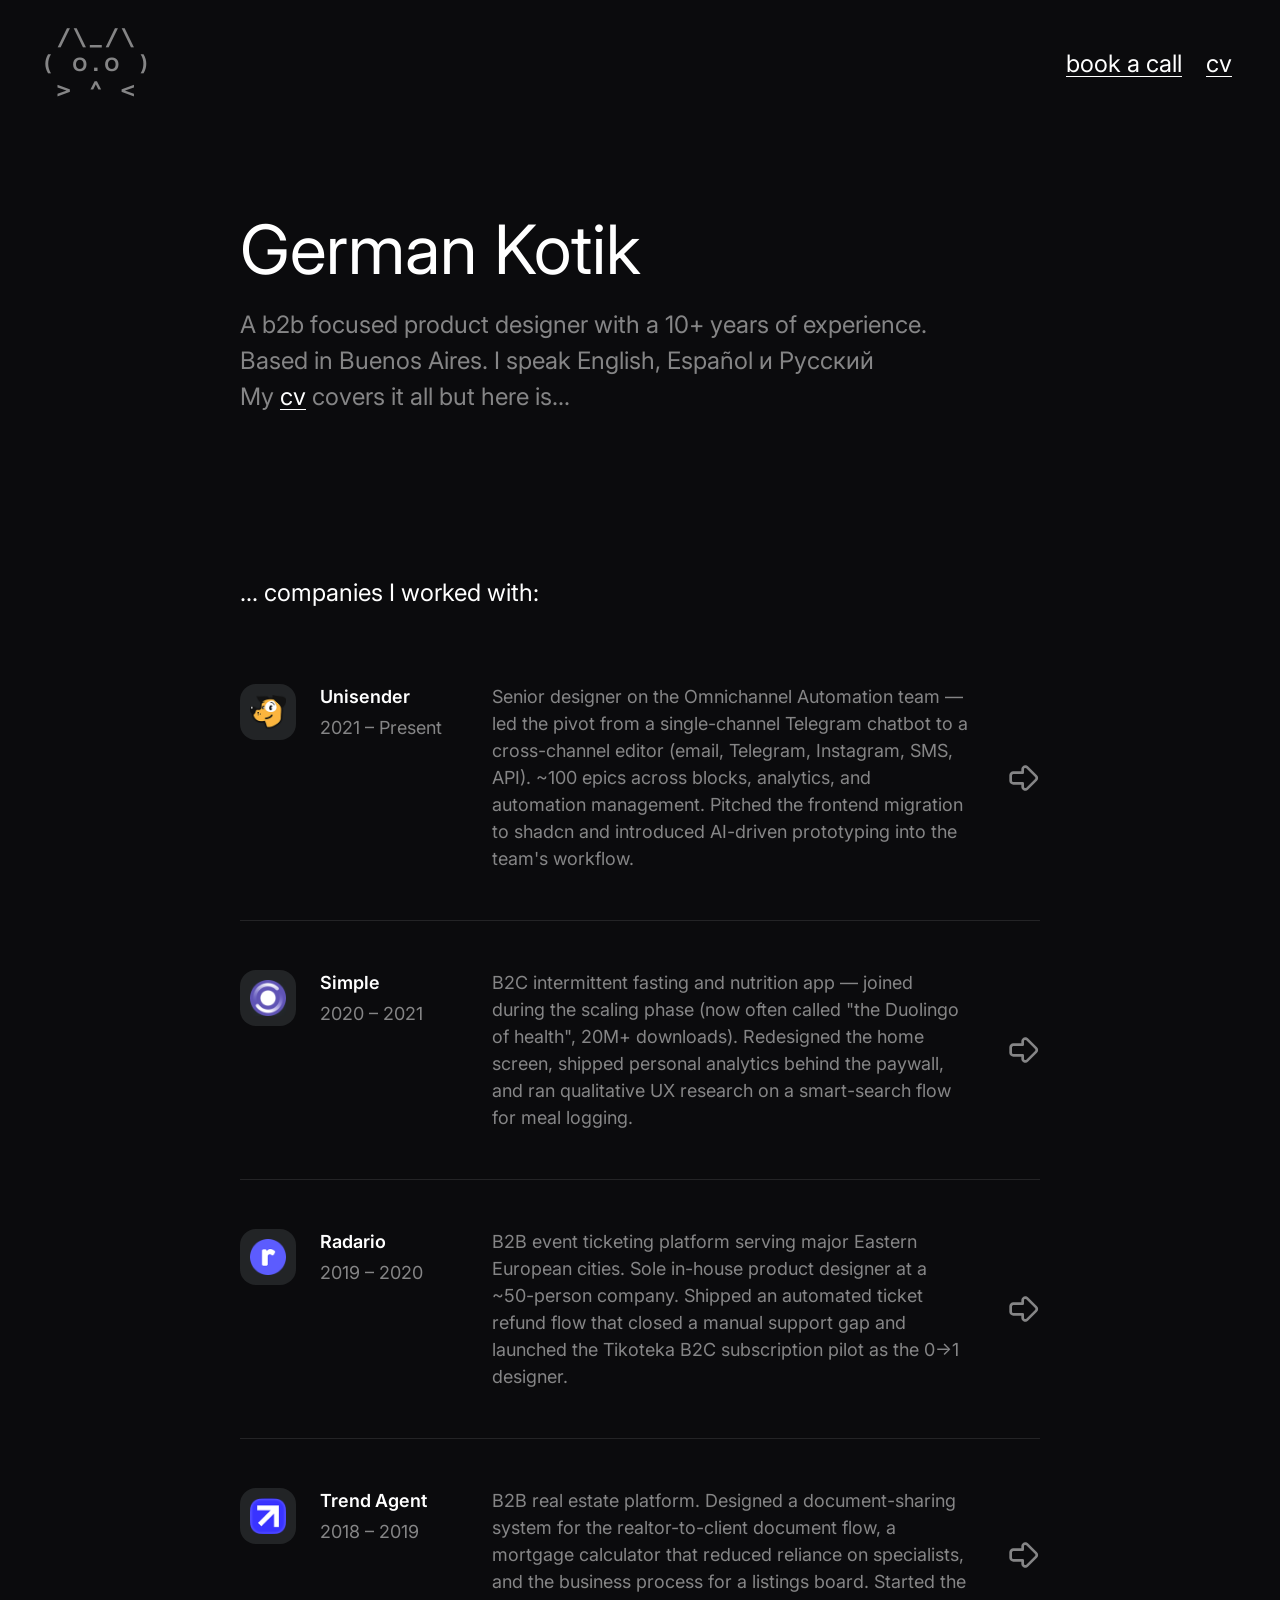
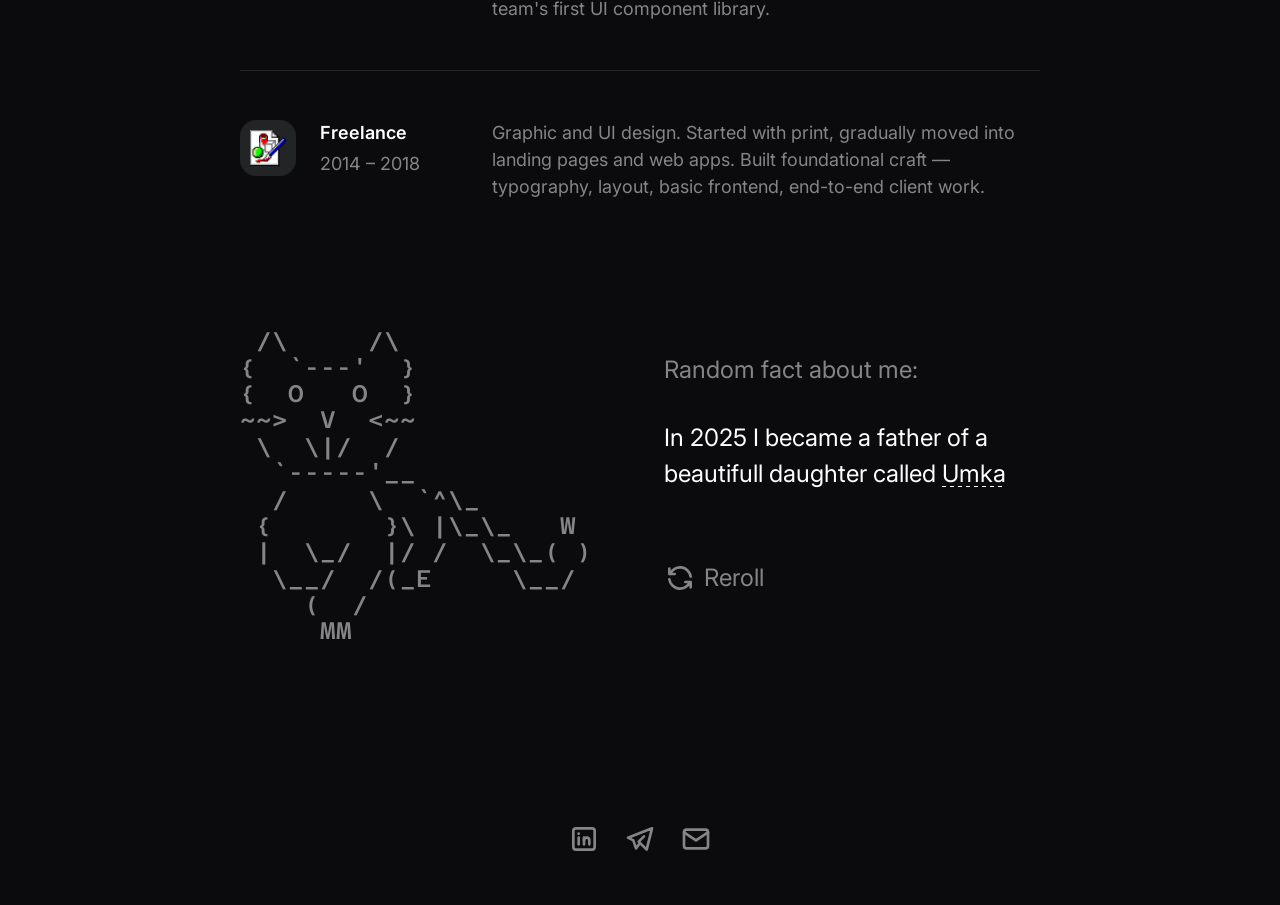
<file: index.html>
<!DOCTYPE html>
<html lang="en">
<head>
  <meta charset="UTF-8" />
  <meta name="viewport" content="width=device-width, initial-scale=1.0" />
  <title>German Kotik — Portfolio</title>
  <meta name="description" content="B2B product designer with 10+ years of experience. Based in Buenos Aires." />
  <meta property="og:type" content="website" />
  <meta property="og:site_name" content="German Kotik" />
  <meta property="og:url" content="https://germankotik.com/" />
  <meta property="og:title" content="German Kotik — Portfolio" />
  <meta property="og:description" content="B2B product designer with 10+ years of experience. Based in Buenos Aires." />
  <meta property="og:image" content="https://germankotik.com/assets/og-image.png" />
  <meta property="og:image:width" content="1200" />
  <meta property="og:image:height" content="630" />
  <meta name="twitter:card" content="summary_large_image" />
  <meta name="twitter:title" content="German Kotik — Portfolio" />
  <meta name="twitter:description" content="B2B product designer with 10+ years of experience. Based in Buenos Aires." />
  <meta name="twitter:image" content="https://germankotik.com/assets/og-image.png" />
  <link rel="icon" href="assets/favicon.svg" type="image/svg+xml" />
  <link rel="preconnect" href="https://fonts.googleapis.com" />
  <link rel="preconnect" href="https://fonts.gstatic.com" crossorigin />
  <link href="https://fonts.googleapis.com/css2?family=Inter:wght@400;500;600&family=Azeret+Mono:wght@500&display=swap" rel="stylesheet" />
  <link rel="stylesheet" href="styles.css" />
</head>
<body class="is-loading">
  <div class="loader" aria-live="polite" aria-busy="true">
    <div class="loader__spinner" aria-hidden="true"></div>
  </div>
  <div class="page">
    <header class="header shell">
      <a class="header__home" href="index.html" aria-label="Home"><div class="header__logo"> /\_/\
( <span class="ceye"><span class="ceye-on">o</span><span class="ceye-off">^</span></span>.<span class="ceye"><span class="ceye-on">o</span><span class="ceye-off">^</span></span> )
 &gt; <span class="cmouth"><span class="cmouth-on">^</span><span class="cmouth-off">v</span></span> &lt;</div></a>
      <nav class="header__nav">
        <a href="https://calendar.app.google/5XBZF4kABmV5fFpU9" target="_blank" rel="noopener noreferrer">book a call</a>
        <a href="https://docs.google.com/document/d/1rXkFqlwE1R_FuX-OUPUzALSHGevdBNgfqrFF4s8PbLs/edit?usp=sharing" target="_blank" rel="noopener noreferrer">cv</a>
      </nav>
    </header>

    <main class="content">
      <section class="hero">
        <h1 class="hero__name">German Kotik</h1>
        <div class="hero__sub">
          <p>A b2b focused product designer with a 10+ years of experience.</p>
          <p>Based in Buenos Aires. I speak English, Español и Русский</p>
          <p>My <a href="https://docs.google.com/document/d/1rXkFqlwE1R_FuX-OUPUzALSHGevdBNgfqrFF4s8PbLs/edit?usp=sharing" class="accent" target="_blank" rel="noopener noreferrer">cv</a> covers it all but here is...</p>
        </div>
      </section>

      <section class="work">
        <h2 class="section-title">... companies I worked with:</h2>
        <div class="work__list">
          <a class="work__item" href="unisender.html">
            <div class="work__brand">
              <div class="logo-tile"><img src="assets/unisender-logo.png" onerror="this.style.visibility='hidden'" alt="Unisender" /></div>
              <div class="work__meta"><strong>Unisender</strong><span>2021 – Present</span></div>
            </div>
            <p class="work__desc">Senior designer on the Omnichannel Automation team — led the pivot from a single-channel Telegram chatbot to a cross-channel editor (email, Telegram, Instagram, SMS, API). ~100 epics across blocks, analytics, and automation management. Pitched the frontend migration to shadcn and introduced AI-driven prototyping into the team's workflow.</p>
            <span class="work__arrow" aria-hidden="true">
              <svg class="arrow--outline" viewBox="0 0 24 24" fill="none"><path d="M12.089 3.634C11.761 3.802 11.486 4.056 11.294 4.371C11.102 4.685 11 5.046 11 5.414L10.999 8H4C3.47 8 2.961 8.211 2.586 8.586C2.211 8.961 2 9.469 2 10V14L2.005 14.15C2.043 14.653 2.269 15.123 2.639 15.466C3.009 15.809 3.495 16 4 16L10.999 15.999L11 18.586C11 18.981 11.117 19.368 11.337 19.697C11.557 20.026 11.869 20.282 12.235 20.433C12.6 20.585 13.002 20.624 13.39 20.547C13.778 20.47 14.134 20.279 14.414 20L21 13.414C21.375 13.039 21.586 12.53 21.586 12C21.586 11.47 21.375 10.961 21 10.586L14.414 4C14.134 3.72 13.778 3.529 13.39 3.452C13.002 3.375 12.6 3.414 12.234 3.566L12.089 3.634Z" stroke="currentColor" stroke-width="2" stroke-linecap="round" stroke-linejoin="round"/></svg>
              <span class="arrow__cycle"><svg class="arrow--filled" viewBox="0 0 24 24" fill="currentColor"><path d="M12.089 3.634C11.761 3.802 11.486 4.056 11.294 4.371C11.102 4.685 11 5.046 11 5.414L10.999 8H4C3.47 8 2.961 8.211 2.586 8.586C2.211 8.961 2 9.469 2 10V14L2.005 14.15C2.043 14.653 2.269 15.123 2.639 15.466C3.009 15.809 3.495 16 4 16L10.999 15.999L11 18.586C11 18.981 11.117 19.368 11.337 19.697C11.557 20.026 11.869 20.282 12.235 20.433C12.6 20.585 13.002 20.624 13.39 20.547C13.778 20.47 14.134 20.279 14.414 20L21 13.414C21.375 13.039 21.586 12.53 21.586 12C21.586 11.47 21.375 10.961 21 10.586L14.414 4C14.134 3.72 13.778 3.529 13.39 3.452C13.002 3.375 12.6 3.414 12.234 3.566L12.089 3.634Z"/></svg>
              <svg class="arrow--line-filled" viewBox="0 0 24 24" fill="currentColor"><path d="M12.089 3.634C11.761 3.802 11.486 4.056 11.294 4.371C11.102 4.685 11 5.046 11 5.414L10.999 8H6C5.735 8 5.48 8.105 5.293 8.293C5.105 8.48 5 8.735 5 9V15L5.007 15.117C5.036 15.36 5.153 15.584 5.336 15.747C5.519 15.91 5.755 16 6 16L10.999 15.999L11 18.586C11 18.981 11.117 19.368 11.337 19.697C11.557 20.026 11.869 20.282 12.235 20.433C12.6 20.585 13.002 20.624 13.39 20.547C13.778 20.47 14.134 20.279 14.414 20L21 13.414C21.375 13.039 21.586 12.53 21.586 12C21.586 11.47 21.375 10.961 21 10.586L14.414 4C14.134 3.72 13.778 3.529 13.39 3.452C13.002 3.375 12.6 3.414 12.234 3.566L12.089 3.634ZM3 8C3.245 8 3.481 8.09 3.664 8.253C3.847 8.415 3.964 8.64 3.993 8.883L4 9V15C4 15.255 3.902 15.5 3.727 15.685C3.552 15.871 3.313 15.982 3.059 15.997C2.804 16.012 2.554 15.929 2.358 15.766C2.163 15.602 2.037 15.37 2.007 15.117L2 15V9C2 8.735 2.105 8.48 2.293 8.293C2.48 8.105 2.735 8 3 8Z"/></svg>
              <svg class="arrow--lines-filled" viewBox="0 0 24 24" fill="currentColor"><path d="M12.089 3.634C11.761 3.802 11.486 4.056 11.294 4.371C11.102 4.685 11 5.046 11 5.414L10.999 7.999L9 8C8.735 8 8.48 8.105 8.293 8.293C8.105 8.48 8 8.735 8 9V15L8.007 15.117C8.036 15.36 8.153 15.584 8.336 15.747C8.519 15.91 8.755 16 9 16L10.999 15.999L11 18.586C11 18.981 11.117 19.368 11.337 19.697C11.557 20.026 11.869 20.282 12.235 20.433C12.6 20.585 13.002 20.624 13.39 20.547C13.778 20.47 14.134 20.279 14.414 20L21 13.414C21.375 13.039 21.586 12.53 21.586 12C21.586 11.47 21.375 10.961 21 10.586L14.414 4C14.134 3.72 13.778 3.529 13.39 3.452C13.002 3.375 12.6 3.414 12.234 3.566L12.089 3.634ZM3 8C3.245 8 3.481 8.09 3.664 8.253C3.847 8.415 3.964 8.64 3.993 8.883L4 9V15C4 15.255 3.902 15.5 3.727 15.685C3.552 15.871 3.313 15.982 3.059 15.997C2.804 16.012 2.554 15.929 2.358 15.766C2.163 15.602 2.037 15.37 2.007 15.117L2 15V9C2 8.735 2.105 8.48 2.293 8.293C2.48 8.105 2.735 8 3 8ZM6 8C6.245 8 6.481 8.09 6.664 8.253C6.847 8.415 6.964 8.64 6.993 8.883L7 9V15C7 15.255 6.902 15.5 6.727 15.685C6.552 15.871 6.313 15.982 6.059 15.997C5.804 16.012 5.554 15.929 5.358 15.766C5.163 15.602 5.037 15.37 5.007 15.117L5 15V9C5 8.735 5.105 8.48 5.293 8.293C5.48 8.105 5.735 8 6 8ZM6 8C6.245 8 6.481 8.09 6.664 8.253C6.847 8.415 6.964 8.64 6.993 8.883L7 9V15C7 15.255 6.902 15.5 6.727 15.685C6.552 15.871 6.313 15.982 6.059 15.997C5.804 16.012 5.554 15.929 5.358 15.766C5.163 15.602 5.037 15.37 5.007 15.117L5 15V9C5 8.735 5.105 8.48 5.293 8.293C5.48 8.105 5.735 8 6 8Z"/></svg></span>
            </span>
          </a>
          <a class="work__item" href="simple.html">
            <div class="work__brand">
              <div class="logo-tile"><img src="assets/simple-logo.png" onerror="this.style.visibility='hidden'" alt="Simple" /></div>
              <div class="work__meta"><strong>Simple</strong><span>2020 – 2021</span></div>
            </div>
            <p class="work__desc">B2C intermittent fasting and nutrition app — joined during the scaling phase (now often called "the Duolingo of health", 20M+ downloads). Redesigned the home screen, shipped personal analytics behind the paywall, and ran qualitative UX research on a smart-search flow for meal logging.</p>
            <span class="work__arrow" aria-hidden="true">
              <svg class="arrow--outline" viewBox="0 0 24 24" fill="none"><path d="M12.089 3.634C11.761 3.802 11.486 4.056 11.294 4.371C11.102 4.685 11 5.046 11 5.414L10.999 8H4C3.47 8 2.961 8.211 2.586 8.586C2.211 8.961 2 9.469 2 10V14L2.005 14.15C2.043 14.653 2.269 15.123 2.639 15.466C3.009 15.809 3.495 16 4 16L10.999 15.999L11 18.586C11 18.981 11.117 19.368 11.337 19.697C11.557 20.026 11.869 20.282 12.235 20.433C12.6 20.585 13.002 20.624 13.39 20.547C13.778 20.47 14.134 20.279 14.414 20L21 13.414C21.375 13.039 21.586 12.53 21.586 12C21.586 11.47 21.375 10.961 21 10.586L14.414 4C14.134 3.72 13.778 3.529 13.39 3.452C13.002 3.375 12.6 3.414 12.234 3.566L12.089 3.634Z" stroke="currentColor" stroke-width="2" stroke-linecap="round" stroke-linejoin="round"/></svg>
              <span class="arrow__cycle"><svg class="arrow--filled" viewBox="0 0 24 24" fill="currentColor"><path d="M12.089 3.634C11.761 3.802 11.486 4.056 11.294 4.371C11.102 4.685 11 5.046 11 5.414L10.999 8H4C3.47 8 2.961 8.211 2.586 8.586C2.211 8.961 2 9.469 2 10V14L2.005 14.15C2.043 14.653 2.269 15.123 2.639 15.466C3.009 15.809 3.495 16 4 16L10.999 15.999L11 18.586C11 18.981 11.117 19.368 11.337 19.697C11.557 20.026 11.869 20.282 12.235 20.433C12.6 20.585 13.002 20.624 13.39 20.547C13.778 20.47 14.134 20.279 14.414 20L21 13.414C21.375 13.039 21.586 12.53 21.586 12C21.586 11.47 21.375 10.961 21 10.586L14.414 4C14.134 3.72 13.778 3.529 13.39 3.452C13.002 3.375 12.6 3.414 12.234 3.566L12.089 3.634Z"/></svg>
              <svg class="arrow--line-filled" viewBox="0 0 24 24" fill="currentColor"><path d="M12.089 3.634C11.761 3.802 11.486 4.056 11.294 4.371C11.102 4.685 11 5.046 11 5.414L10.999 8H6C5.735 8 5.48 8.105 5.293 8.293C5.105 8.48 5 8.735 5 9V15L5.007 15.117C5.036 15.36 5.153 15.584 5.336 15.747C5.519 15.91 5.755 16 6 16L10.999 15.999L11 18.586C11 18.981 11.117 19.368 11.337 19.697C11.557 20.026 11.869 20.282 12.235 20.433C12.6 20.585 13.002 20.624 13.39 20.547C13.778 20.47 14.134 20.279 14.414 20L21 13.414C21.375 13.039 21.586 12.53 21.586 12C21.586 11.47 21.375 10.961 21 10.586L14.414 4C14.134 3.72 13.778 3.529 13.39 3.452C13.002 3.375 12.6 3.414 12.234 3.566L12.089 3.634ZM3 8C3.245 8 3.481 8.09 3.664 8.253C3.847 8.415 3.964 8.64 3.993 8.883L4 9V15C4 15.255 3.902 15.5 3.727 15.685C3.552 15.871 3.313 15.982 3.059 15.997C2.804 16.012 2.554 15.929 2.358 15.766C2.163 15.602 2.037 15.37 2.007 15.117L2 15V9C2 8.735 2.105 8.48 2.293 8.293C2.48 8.105 2.735 8 3 8Z"/></svg>
              <svg class="arrow--lines-filled" viewBox="0 0 24 24" fill="currentColor"><path d="M12.089 3.634C11.761 3.802 11.486 4.056 11.294 4.371C11.102 4.685 11 5.046 11 5.414L10.999 7.999L9 8C8.735 8 8.48 8.105 8.293 8.293C8.105 8.48 8 8.735 8 9V15L8.007 15.117C8.036 15.36 8.153 15.584 8.336 15.747C8.519 15.91 8.755 16 9 16L10.999 15.999L11 18.586C11 18.981 11.117 19.368 11.337 19.697C11.557 20.026 11.869 20.282 12.235 20.433C12.6 20.585 13.002 20.624 13.39 20.547C13.778 20.47 14.134 20.279 14.414 20L21 13.414C21.375 13.039 21.586 12.53 21.586 12C21.586 11.47 21.375 10.961 21 10.586L14.414 4C14.134 3.72 13.778 3.529 13.39 3.452C13.002 3.375 12.6 3.414 12.234 3.566L12.089 3.634ZM3 8C3.245 8 3.481 8.09 3.664 8.253C3.847 8.415 3.964 8.64 3.993 8.883L4 9V15C4 15.255 3.902 15.5 3.727 15.685C3.552 15.871 3.313 15.982 3.059 15.997C2.804 16.012 2.554 15.929 2.358 15.766C2.163 15.602 2.037 15.37 2.007 15.117L2 15V9C2 8.735 2.105 8.48 2.293 8.293C2.48 8.105 2.735 8 3 8ZM6 8C6.245 8 6.481 8.09 6.664 8.253C6.847 8.415 6.964 8.64 6.993 8.883L7 9V15C7 15.255 6.902 15.5 6.727 15.685C6.552 15.871 6.313 15.982 6.059 15.997C5.804 16.012 5.554 15.929 5.358 15.766C5.163 15.602 5.037 15.37 5.007 15.117L5 15V9C5 8.735 5.105 8.48 5.293 8.293C5.48 8.105 5.735 8 6 8Z"/></svg></span>
            </span>
          </a>
          <a class="work__item" href="radario.html">
            <div class="work__brand">
              <div class="logo-tile"><img src="assets/radario-logo.png" onerror="this.style.visibility='hidden'" alt="Radario" /></div>
              <div class="work__meta"><strong>Radario</strong><span>2019 – 2020</span></div>
            </div>
            <p class="work__desc">B2B event ticketing platform serving major Eastern European cities. Sole in-house product designer at a ~50-person company. Shipped an automated ticket refund flow that closed a manual support gap and launched the Tikoteka B2C subscription pilot as the 0→1 designer.</p>
            <span class="work__arrow" aria-hidden="true">
              <svg class="arrow--outline" viewBox="0 0 24 24" fill="none"><path d="M12.089 3.634C11.761 3.802 11.486 4.056 11.294 4.371C11.102 4.685 11 5.046 11 5.414L10.999 8H4C3.47 8 2.961 8.211 2.586 8.586C2.211 8.961 2 9.469 2 10V14L2.005 14.15C2.043 14.653 2.269 15.123 2.639 15.466C3.009 15.809 3.495 16 4 16L10.999 15.999L11 18.586C11 18.981 11.117 19.368 11.337 19.697C11.557 20.026 11.869 20.282 12.235 20.433C12.6 20.585 13.002 20.624 13.39 20.547C13.778 20.47 14.134 20.279 14.414 20L21 13.414C21.375 13.039 21.586 12.53 21.586 12C21.586 11.47 21.375 10.961 21 10.586L14.414 4C14.134 3.72 13.778 3.529 13.39 3.452C13.002 3.375 12.6 3.414 12.234 3.566L12.089 3.634Z" stroke="currentColor" stroke-width="2" stroke-linecap="round" stroke-linejoin="round"/></svg>
              <span class="arrow__cycle"><svg class="arrow--filled" viewBox="0 0 24 24" fill="currentColor"><path d="M12.089 3.634C11.761 3.802 11.486 4.056 11.294 4.371C11.102 4.685 11 5.046 11 5.414L10.999 8H4C3.47 8 2.961 8.211 2.586 8.586C2.211 8.961 2 9.469 2 10V14L2.005 14.15C2.043 14.653 2.269 15.123 2.639 15.466C3.009 15.809 3.495 16 4 16L10.999 15.999L11 18.586C11 18.981 11.117 19.368 11.337 19.697C11.557 20.026 11.869 20.282 12.235 20.433C12.6 20.585 13.002 20.624 13.39 20.547C13.778 20.47 14.134 20.279 14.414 20L21 13.414C21.375 13.039 21.586 12.53 21.586 12C21.586 11.47 21.375 10.961 21 10.586L14.414 4C14.134 3.72 13.778 3.529 13.39 3.452C13.002 3.375 12.6 3.414 12.234 3.566L12.089 3.634Z"/></svg>
              <svg class="arrow--line-filled" viewBox="0 0 24 24" fill="currentColor"><path d="M12.089 3.634C11.761 3.802 11.486 4.056 11.294 4.371C11.102 4.685 11 5.046 11 5.414L10.999 8H6C5.735 8 5.48 8.105 5.293 8.293C5.105 8.48 5 8.735 5 9V15L5.007 15.117C5.036 15.36 5.153 15.584 5.336 15.747C5.519 15.91 5.755 16 6 16L10.999 15.999L11 18.586C11 18.981 11.117 19.368 11.337 19.697C11.557 20.026 11.869 20.282 12.235 20.433C12.6 20.585 13.002 20.624 13.39 20.547C13.778 20.47 14.134 20.279 14.414 20L21 13.414C21.375 13.039 21.586 12.53 21.586 12C21.586 11.47 21.375 10.961 21 10.586L14.414 4C14.134 3.72 13.778 3.529 13.39 3.452C13.002 3.375 12.6 3.414 12.234 3.566L12.089 3.634ZM3 8C3.245 8 3.481 8.09 3.664 8.253C3.847 8.415 3.964 8.64 3.993 8.883L4 9V15C4 15.255 3.902 15.5 3.727 15.685C3.552 15.871 3.313 15.982 3.059 15.997C2.804 16.012 2.554 15.929 2.358 15.766C2.163 15.602 2.037 15.37 2.007 15.117L2 15V9C2 8.735 2.105 8.48 2.293 8.293C2.48 8.105 2.735 8 3 8Z"/></svg>
              <svg class="arrow--lines-filled" viewBox="0 0 24 24" fill="currentColor"><path d="M12.089 3.634C11.761 3.802 11.486 4.056 11.294 4.371C11.102 4.685 11 5.046 11 5.414L10.999 7.999L9 8C8.735 8 8.48 8.105 8.293 8.293C8.105 8.48 8 8.735 8 9V15L8.007 15.117C8.036 15.36 8.153 15.584 8.336 15.747C8.519 15.91 8.755 16 9 16L10.999 15.999L11 18.586C11 18.981 11.117 19.368 11.337 19.697C11.557 20.026 11.869 20.282 12.235 20.433C12.6 20.585 13.002 20.624 13.39 20.547C13.778 20.47 14.134 20.279 14.414 20L21 13.414C21.375 13.039 21.586 12.53 21.586 12C21.586 11.47 21.375 10.961 21 10.586L14.414 4C14.134 3.72 13.778 3.529 13.39 3.452C13.002 3.375 12.6 3.414 12.234 3.566L12.089 3.634ZM3 8C3.245 8 3.481 8.09 3.664 8.253C3.847 8.415 3.964 8.64 3.993 8.883L4 9V15C4 15.255 3.902 15.5 3.727 15.685C3.552 15.871 3.313 15.982 3.059 15.997C2.804 16.012 2.554 15.929 2.358 15.766C2.163 15.602 2.037 15.37 2.007 15.117L2 15V9C2 8.735 2.105 8.48 2.293 8.293C2.48 8.105 2.735 8 3 8ZM6 8C6.245 8 6.481 8.09 6.664 8.253C6.847 8.415 6.964 8.64 6.993 8.883L7 9V15C7 15.255 6.902 15.5 6.727 15.685C6.552 15.871 6.313 15.982 6.059 15.997C5.804 16.012 5.554 15.929 5.358 15.766C5.163 15.602 5.037 15.37 5.007 15.117L5 15V9C5 8.735 5.105 8.48 5.293 8.293C5.48 8.105 5.735 8 6 8Z"/></svg></span>
            </span>
          </a>
          <a class="work__item" href="trendagent.html">
            <div class="work__brand">
              <div class="logo-tile"><img src="assets/trendagent-logo.png" onerror="this.style.visibility='hidden'" alt="Trend Agent" /></div>
              <div class="work__meta"><strong>Trend Agent</strong><span>2018 – 2019</span></div>
            </div>
            <p class="work__desc">B2B real estate platform. Designed a document-sharing system for the realtor-to-client document flow, a mortgage calculator that reduced reliance on specialists, and the business process for a listings board. Started the team's first UI component library.</p>
            <span class="work__arrow" aria-hidden="true">
              <svg class="arrow--outline" viewBox="0 0 24 24" fill="none"><path d="M12.089 3.634C11.761 3.802 11.486 4.056 11.294 4.371C11.102 4.685 11 5.046 11 5.414L10.999 8H4C3.47 8 2.961 8.211 2.586 8.586C2.211 8.961 2 9.469 2 10V14L2.005 14.15C2.043 14.653 2.269 15.123 2.639 15.466C3.009 15.809 3.495 16 4 16L10.999 15.999L11 18.586C11 18.981 11.117 19.368 11.337 19.697C11.557 20.026 11.869 20.282 12.235 20.433C12.6 20.585 13.002 20.624 13.39 20.547C13.778 20.47 14.134 20.279 14.414 20L21 13.414C21.375 13.039 21.586 12.53 21.586 12C21.586 11.47 21.375 10.961 21 10.586L14.414 4C14.134 3.72 13.778 3.529 13.39 3.452C13.002 3.375 12.6 3.414 12.234 3.566L12.089 3.634Z" stroke="currentColor" stroke-width="2" stroke-linecap="round" stroke-linejoin="round"/></svg>
              <span class="arrow__cycle"><svg class="arrow--filled" viewBox="0 0 24 24" fill="currentColor"><path d="M12.089 3.634C11.761 3.802 11.486 4.056 11.294 4.371C11.102 4.685 11 5.046 11 5.414L10.999 8H4C3.47 8 2.961 8.211 2.586 8.586C2.211 8.961 2 9.469 2 10V14L2.005 14.15C2.043 14.653 2.269 15.123 2.639 15.466C3.009 15.809 3.495 16 4 16L10.999 15.999L11 18.586C11 18.981 11.117 19.368 11.337 19.697C11.557 20.026 11.869 20.282 12.235 20.433C12.6 20.585 13.002 20.624 13.39 20.547C13.778 20.47 14.134 20.279 14.414 20L21 13.414C21.375 13.039 21.586 12.53 21.586 12C21.586 11.47 21.375 10.961 21 10.586L14.414 4C14.134 3.72 13.778 3.529 13.39 3.452C13.002 3.375 12.6 3.414 12.234 3.566L12.089 3.634Z"/></svg>
              <svg class="arrow--line-filled" viewBox="0 0 24 24" fill="currentColor"><path d="M12.089 3.634C11.761 3.802 11.486 4.056 11.294 4.371C11.102 4.685 11 5.046 11 5.414L10.999 8H6C5.735 8 5.48 8.105 5.293 8.293C5.105 8.48 5 8.735 5 9V15L5.007 15.117C5.036 15.36 5.153 15.584 5.336 15.747C5.519 15.91 5.755 16 6 16L10.999 15.999L11 18.586C11 18.981 11.117 19.368 11.337 19.697C11.557 20.026 11.869 20.282 12.235 20.433C12.6 20.585 13.002 20.624 13.39 20.547C13.778 20.47 14.134 20.279 14.414 20L21 13.414C21.375 13.039 21.586 12.53 21.586 12C21.586 11.47 21.375 10.961 21 10.586L14.414 4C14.134 3.72 13.778 3.529 13.39 3.452C13.002 3.375 12.6 3.414 12.234 3.566L12.089 3.634ZM3 8C3.245 8 3.481 8.09 3.664 8.253C3.847 8.415 3.964 8.64 3.993 8.883L4 9V15C4 15.255 3.902 15.5 3.727 15.685C3.552 15.871 3.313 15.982 3.059 15.997C2.804 16.012 2.554 15.929 2.358 15.766C2.163 15.602 2.037 15.37 2.007 15.117L2 15V9C2 8.735 2.105 8.48 2.293 8.293C2.48 8.105 2.735 8 3 8Z"/></svg>
              <svg class="arrow--lines-filled" viewBox="0 0 24 24" fill="currentColor"><path d="M12.089 3.634C11.761 3.802 11.486 4.056 11.294 4.371C11.102 4.685 11 5.046 11 5.414L10.999 7.999L9 8C8.735 8 8.48 8.105 8.293 8.293C8.105 8.48 8 8.735 8 9V15L8.007 15.117C8.036 15.36 8.153 15.584 8.336 15.747C8.519 15.91 8.755 16 9 16L10.999 15.999L11 18.586C11 18.981 11.117 19.368 11.337 19.697C11.557 20.026 11.869 20.282 12.235 20.433C12.6 20.585 13.002 20.624 13.39 20.547C13.778 20.47 14.134 20.279 14.414 20L21 13.414C21.375 13.039 21.586 12.53 21.586 12C21.586 11.47 21.375 10.961 21 10.586L14.414 4C14.134 3.72 13.778 3.529 13.39 3.452C13.002 3.375 12.6 3.414 12.234 3.566L12.089 3.634ZM3 8C3.245 8 3.481 8.09 3.664 8.253C3.847 8.415 3.964 8.64 3.993 8.883L4 9V15C4 15.255 3.902 15.5 3.727 15.685C3.552 15.871 3.313 15.982 3.059 15.997C2.804 16.012 2.554 15.929 2.358 15.766C2.163 15.602 2.037 15.37 2.007 15.117L2 15V9C2 8.735 2.105 8.48 2.293 8.293C2.48 8.105 2.735 8 3 8ZM6 8C6.245 8 6.481 8.09 6.664 8.253C6.847 8.415 6.964 8.64 6.993 8.883L7 9V15C7 15.255 6.902 15.5 6.727 15.685C6.552 15.871 6.313 15.982 6.059 15.997C5.804 16.012 5.554 15.929 5.358 15.766C5.163 15.602 5.037 15.37 5.007 15.117L5 15V9C5 8.735 5.105 8.48 5.293 8.293C5.48 8.105 5.735 8 6 8Z"/></svg></span>
            </span>
          </a>
          <div class="work__item">
            <div class="work__brand">
              <div class="logo-tile"><img src="assets/freelance-logo.png" onerror="this.style.visibility='hidden'" alt="Freelance" /></div>
              <div class="work__meta"><strong>Freelance</strong><span>2014 – 2018</span></div>
            </div>
            <p class="work__desc">Graphic and UI design. Started with print, gradually moved into landing pages and web apps. Built foundational craft — typography, layout, basic frontend, end-to-end client work.</p>
          </div>
        </div>
      </section>

      <section class="fact">
        <pre class="ascii"> /\     /\
{  `---'  }
{  <span class="bcat-eye"><span class="bcat-eye-on">O</span><span class="bcat-eye-blink">-</span><span class="bcat-eye-off">&gt;</span></span>   <span class="bcat-eye"><span class="bcat-eye-on">O</span><span class="bcat-eye-blink">-</span><span class="bcat-eye-off">&lt;</span></span>  }
~~&gt;  V  &lt;~~
 \  \|/  /
  `-----'__
  /     \  `^\_
 {       }\ |\_\_   W
 |  \_/  |/ /  \_\_( )
  \__/  /(_E     \__/
    (  /
     MM</pre>
        <div class="fact__body">
          <p class="fact__title">Random fact about me:</p>
          <p class="fact__text">In 2025 I became a father of a beautifull daughter called <button type="button" class="link-peek" data-peek="assets/umka.png">Umka</button></p>
          <button class="reroll" type="button">
            <svg viewBox="0 0 24 24" fill="none" stroke="currentColor" stroke-width="2" stroke-linecap="round" stroke-linejoin="round"><path d="M20 11A8.1 8.1 0 0 0 4.5 9M4 5v4h4"/><path d="M4 13a8.1 8.1 0 0 0 15.5 2M20 19v-4h-4"/></svg>
            Reroll
          </button>
        </div>
      </section>
    </main>

    <footer class="footer shell">
      <div class="footer__icons">
        <a href="https://www.linkedin.com/in/germankotik/" target="_blank" rel="noopener noreferrer" aria-label="LinkedIn"><svg viewBox="0 0 24 24" fill="none" stroke="currentColor" stroke-width="2" stroke-linecap="round" stroke-linejoin="round"><rect x="4" y="4" width="16" height="16" rx="2"/><path d="M8 11v5"/><path d="M8 8v.01"/><path d="M12 16v-5"/><path d="M16 16v-3a2 2 0 0 0 -4 0"/></svg></a>
        <a href="https://t.me/germangatito" target="_blank" rel="noopener noreferrer" aria-label="Telegram"><svg viewBox="0 0 24 24" fill="none" stroke="currentColor" stroke-width="2" stroke-linecap="round" stroke-linejoin="round"><path d="M15 10l-4 4l6 6l4 -16l-18 7l4 2l2 6l3 -4"/></svg></a>
        <a href="mailto:hardrockcoffehouse@gmail.com" aria-label="Email"><svg viewBox="0 0 24 24" fill="none" stroke="currentColor" stroke-width="2" stroke-linecap="round" stroke-linejoin="round"><path d="M3 7a2 2 0 0 1 2 -2h14a2 2 0 0 1 2 2v10a2 2 0 0 1 -2 2h-14a2 2 0 0 1 -2 -2v-10z"/><path d="M3 7l9 6l9 -6"/></svg></a>
      </div>
    </footer>
  </div>
  <div class="peek-popup" hidden aria-hidden="true"><img alt="" /></div>
  <script>
    (function () {
      function hideLoader() {
        document.body.classList.remove('is-loading');
        const loader = document.querySelector('.loader');
        if (!loader) return;
        loader.classList.add('is-hidden');
        loader.setAttribute('aria-busy', 'false');
      }
      if (document.readyState === 'complete') hideLoader();
      else window.addEventListener('load', hideLoader, { once: true });
    })();

    const facts = [
      "In 2025 I became a father of a beautifull daughter called <button type=\"button\" class=\"link-peek\" data-peek=\"assets/umka.png\">Umka</button>",
      "Grew up in Russia, settled in Argentina. That’s why моя speech suena así",
      "I legally changed my surname to Kotik (Kitten in Russian)",
      "I spent more time choosing a motherboard than deciding to move to Argentina",
      "Sometimes I make <a href=\"https://www.youtube.com/watch?v=1U00m9LowSg\" target=\"_blank\" rel=\"noopener noreferrer\">music</a> and <a href=\"https://www.youtube.com/watch?v=kyyLTbHgiVU&amp;t=1252s\" target=\"_blank\" rel=\"noopener noreferrer\">DJ</a> at my friends’ birthday parties.",
      "I’ve been to the end of the world and walked among a penguin colony.",
      "I’m mildly obsessed with <button type=\"button\" class=\"link-peek\" data-peek=\"assets/books.jpg\">books</button> about the first half of the 20th century",
    ];
    const fact = document.querySelector('.fact');
    const btn  = document.querySelector('.reroll');
    const text = document.querySelector('.fact__text');
    const svg  = btn.querySelector('svg');
    let last = 0;
    btn.addEventListener('click', () => {
      let i;
      do { i = Math.floor(Math.random() * facts.length); } while (i === last && facts.length > 1);
      last = i;
      text.innerHTML = facts[i];
      btn.classList.remove('is-spinning');
      fact.classList.remove('is-rolling');
      void svg.offsetWidth;
      btn.classList.add('is-spinning');
      fact.classList.add('is-rolling');
    });
    svg.addEventListener('animationend', (e) => {
      if (e.animationName === 'spinFast') {
        btn.classList.remove('is-spinning');
        fact.classList.remove('is-rolling');
      }
    });

    const peekPopup = document.querySelector('.peek-popup');
    const peekImg = peekPopup.querySelector('img');
    let peekTarget = null;

    const PEEK_MARGIN = 16;
    const PEEK_GAP_ABOVE = 14;
    const PEEK_GAP_BELOW = 20;

    function getPeekWidth() {
      return peekPopup.offsetWidth || parseFloat(getComputedStyle(peekImg).width) || 286;
    }

    function positionPeekPopup(anchorRect) {
      const x = anchorRect.left + anchorRect.width / 2;

      const width = getPeekWidth();
      const height = peekPopup.offsetHeight || peekImg.offsetHeight || 0;
      const halfW = width / 2;

      const clampedX = Math.max(
        PEEK_MARGIN + halfW,
        Math.min(window.innerWidth - PEEK_MARGIN - halfW, x)
      );

      const showBelow = height > 0 && anchorRect.top - height - PEEK_GAP_ABOVE < PEEK_MARGIN;

      peekPopup.style.left = `${clampedX}px`;
      if (showBelow) {
        peekPopup.style.top = `${anchorRect.bottom}px`;
        peekPopup.style.transform = `translate(-50%, ${PEEK_GAP_BELOW}px)`;
      } else {
        peekPopup.style.top = `${anchorRect.top}px`;
        peekPopup.style.transform = `translate(-50%, calc(-100% - ${PEEK_GAP_ABOVE}px))`;
      }
    }

    function showPeekPopup(el) {
      const rect = el.getBoundingClientRect();

      if (peekTarget === el) {
        positionPeekPopup(rect);
        return;
      }
      const src = el.dataset.peek;
      if (!src) return;
      document.querySelectorAll('.link-peek.is-active').forEach((btn) => btn.classList.remove('is-active'));
      peekTarget = el;
      el.classList.add('is-active');
      peekImg.src = src;
      peekImg.alt = el.textContent.trim();
      peekPopup.hidden = false;
      peekPopup.classList.add('is-visible');
      positionPeekPopup(rect);
    }

    peekImg.addEventListener('load', () => {
      if (peekTarget) positionPeekPopup(peekTarget.getBoundingClientRect());
    });

    window.addEventListener('resize', () => {
      if (!peekTarget) return;
      positionPeekPopup(peekTarget.getBoundingClientRect());
    });

    window.addEventListener('scroll', () => {
      if (peekTarget) hidePeekPopup();
    }, { passive: true });

    function hidePeekPopup() {
      const el = peekTarget;
      peekTarget = null;
      peekPopup.classList.remove('is-visible');
      peekPopup.hidden = true;
      peekImg.removeAttribute('src');
      if (el) {
        el.classList.remove('is-active');
        el.blur();
      }
    }

    const prefersHover = window.matchMedia('(hover: hover)').matches;

    if (prefersHover) {
      document.addEventListener('mouseover', (e) => {
        const peek = e.target.closest('.link-peek');
        if (peek) showPeekPopup(peek);
      });

      document.addEventListener('mouseout', (e) => {
        const peek = e.target.closest('.link-peek');
        if (peek && peekTarget === peek && !peek.contains(e.relatedTarget)) hidePeekPopup();
      });

      document.addEventListener('mousemove', () => {
        if (peekTarget) positionPeekPopup(peekTarget.getBoundingClientRect());
      });
    } else {
      document.addEventListener('click', (e) => {
        const peek = e.target.closest('.link-peek');
        if (peek) {
          e.preventDefault();
          if (peekTarget === peek) hidePeekPopup();
          else showPeekPopup(peek);
          return;
        }
        if (peekTarget) hidePeekPopup();
      });
    }
  </script>
</body>
</html>
</file>
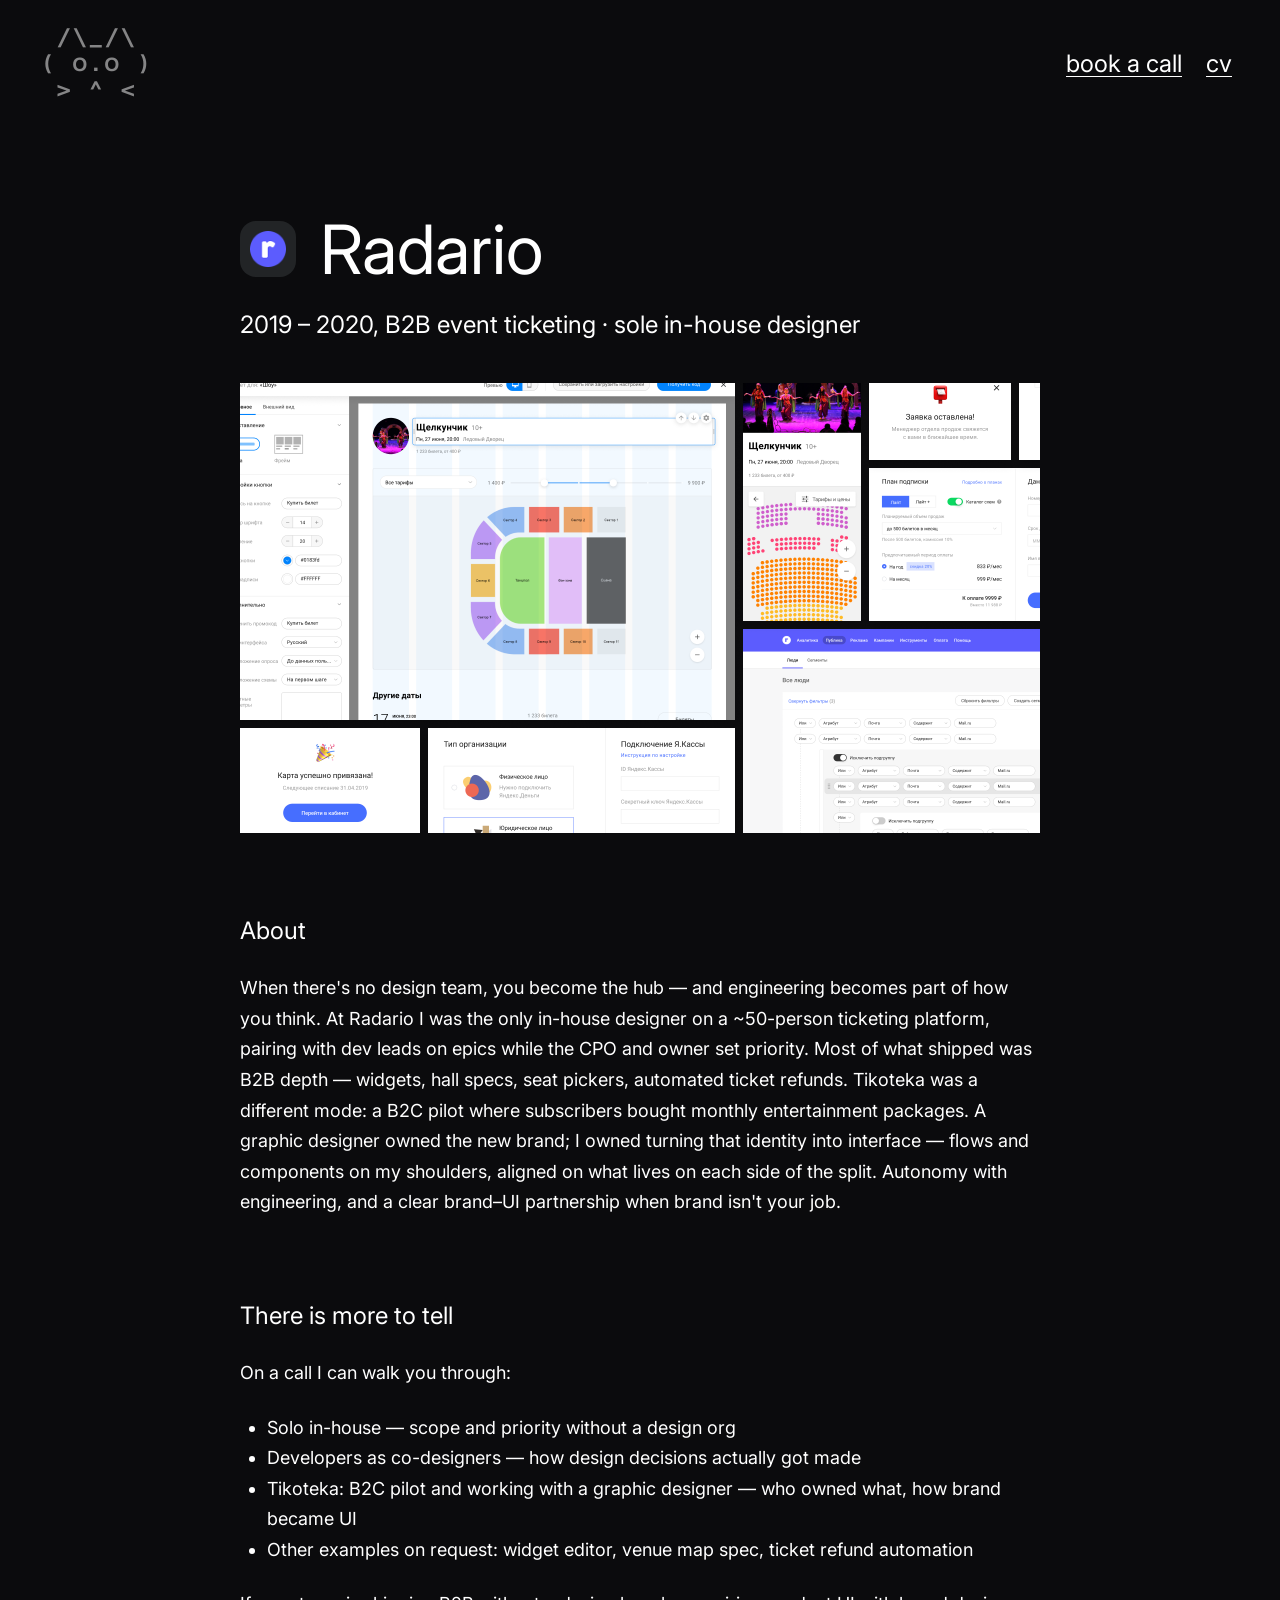
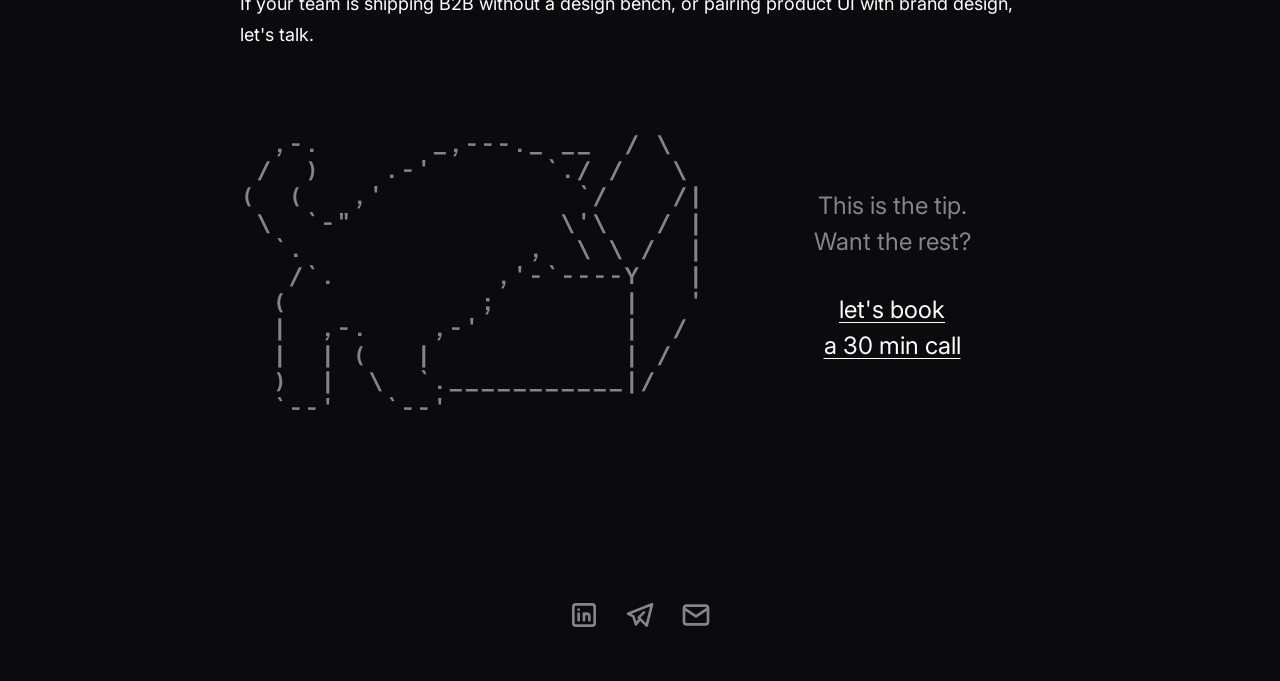
<file: radario.html>
<!DOCTYPE html>
<html lang="en">
<head>
  <meta charset="UTF-8" />
  <meta name="viewport" content="width=device-width, initial-scale=1.0" />
  <title>Radario — German Kotik</title>
  <meta name="description" content="2019 – 2020, B2B event ticketing · sole in-house designer" />
  <meta property="og:type" content="website" />
  <meta property="og:site_name" content="German Kotik" />
  <meta property="og:url" content="https://germankotik.com/radario.html" />
  <meta property="og:title" content="Radario — German Kotik" />
  <meta property="og:description" content="2019 – 2020, B2B event ticketing · sole in-house designer" />
  <meta property="og:image" content="https://germankotik.com/assets/radario-cover.png" />
  <meta name="twitter:card" content="summary_large_image" />
  <meta name="twitter:title" content="Radario — German Kotik" />
  <meta name="twitter:description" content="2019 – 2020, B2B event ticketing · sole in-house designer" />
  <meta name="twitter:image" content="https://germankotik.com/assets/radario-cover.png" />
  <link rel="icon" href="assets/favicon.svg" type="image/svg+xml" />
  <link rel="preconnect" href="https://fonts.googleapis.com" />
  <link rel="preconnect" href="https://fonts.gstatic.com" crossorigin />
  <link href="https://fonts.googleapis.com/css2?family=Inter:wght@400;500;600&family=Azeret+Mono:wght@500&display=swap" rel="stylesheet" />
  <link rel="stylesheet" href="styles.css" />
</head>
<body class="is-loading">
  <div class="loader" aria-live="polite" aria-busy="true">
    <div class="loader__spinner" aria-hidden="true"></div>
  </div>
  <div class="page">
    <header class="header shell">
      <a class="header__home" href="index.html" aria-label="Home"><div class="header__logo"> /\_/\
( <span class="ceye"><span class="ceye-on">o</span><span class="ceye-off">^</span></span>.<span class="ceye"><span class="ceye-on">o</span><span class="ceye-off">^</span></span> )
 &gt; <span class="cmouth"><span class="cmouth-on">^</span><span class="cmouth-off">v</span></span> &lt;</div></a>
      <nav class="header__nav">
        <a href="https://calendar.app.google/5XBZF4kABmV5fFpU9" target="_blank" rel="noopener noreferrer">book a call</a>
        <a href="https://docs.google.com/document/d/1rXkFqlwE1R_FuX-OUPUzALSHGevdBNgfqrFF4s8PbLs/edit?usp=sharing" target="_blank" rel="noopener noreferrer">cv</a>
      </nav>
    </header>

    <main class="content content--case">
      <section class="case-head">
        <div class="case-head__top">
          <div class="case-head__brand">
            <div class="logo-tile"><img src="assets/radario-logo.png" onerror="this.style.visibility='hidden'" alt="Radario" /></div>
            <h1 class="case-head__name">Radario</h1>
          </div>
          <p class="case-head__sub">2019 – 2020, B2B event ticketing · sole in-house designer</p>
        </div>
        <img class="case-head__hero" src="assets/radario-cover.png" alt="" />
      </section>

      <section class="prose">
        <h2>About</h2>
        <p>When there's no design team, you become the hub — and engineering becomes part of how you think. At Radario I was the only in-house designer on a ~50-person ticketing platform, pairing with dev leads on epics while the CPO and owner set priority. Most of what shipped was B2B depth — widgets, hall specs, seat pickers, automated ticket refunds. Tikoteka was a different mode: a B2C pilot where subscribers bought monthly entertainment packages. A graphic designer owned the new brand; I owned turning that identity into interface — flows and components on my shoulders, aligned on what lives on each side of the split. Autonomy with engineering, and a clear brand–UI partnership when brand isn't your job.</p>
      </section>

      <section class="prose">
        <h2>There is more to tell</h2>
        <p>On a call I can walk you through:</p>
        <ul>
          <li>Solo in-house — scope and priority without a design org</li>
          <li>Developers as co-designers — how design decisions actually got made</li>
          <li>Tikoteka: B2C pilot and working with a graphic designer — who owned what, how brand became UI</li>
          <li>Other examples on request: widget editor, venue map spec, ticket refund automation</li>
        </ul>
        <p>If your team is shipping B2B without a design bench, or pairing product UI with brand design, let's talk.</p>
      </section>

      <section class="cta">
        <pre class="ascii">  ,-.       _,---._ __  / \
 /  )    .-'       `./ /   \
(  (   ,'            `/    /|
 \  `-"             \'\   / |
  `.              ,  \ \ /  |
   /`.          ,'-`----Y   |
  (            ;        |   '
  |  ,-.    ,-'         |  /
  |  | (   |            | /
  )  |  \  `.___________|/
  `--'   `--'</pre>
        <div class="cta__card">
          <div class="cta__title">
            <p>This is the tip.</p>
            <p>Want the rest?</p>
          </div>
          <a class="cta__button" href="https://calendar.app.google/5XBZF4kABmV5fFpU9" target="_blank" rel="noopener noreferrer">
            <span class="cta__button-line">let's book</span>
            <span class="cta__button-line">a 30 min call</span>
          </a>
        </div>
      </section>
    </main>

    <footer class="footer shell">
      <div class="footer__icons">
        <a href="https://www.linkedin.com/in/germankotik/" target="_blank" rel="noopener noreferrer" aria-label="LinkedIn"><svg viewBox="0 0 24 24" fill="none" stroke="currentColor" stroke-width="2" stroke-linecap="round" stroke-linejoin="round"><rect x="4" y="4" width="16" height="16" rx="2"/><path d="M8 11v5"/><path d="M8 8v.01"/><path d="M12 16v-5"/><path d="M16 16v-3a2 2 0 0 0 -4 0"/></svg></a>
        <a href="https://t.me/germangatito" target="_blank" rel="noopener noreferrer" aria-label="Telegram"><svg viewBox="0 0 24 24" fill="none" stroke="currentColor" stroke-width="2" stroke-linecap="round" stroke-linejoin="round"><path d="M15 10l-4 4l6 6l4 -16l-18 7l4 2l2 6l3 -4"/></svg></a>
        <a href="mailto:hardrockcoffehouse@gmail.com" aria-label="Email"><svg viewBox="0 0 24 24" fill="none" stroke="currentColor" stroke-width="2" stroke-linecap="round" stroke-linejoin="round"><path d="M3 7a2 2 0 0 1 2 -2h14a2 2 0 0 1 2 2v10a2 2 0 0 1 -2 2h-14a2 2 0 0 1 -2 -2v-10z"/><path d="M3 7l9 6l9 -6"/></svg></a>
      </div>
    </footer>
  </div>
  <script>
    (function () {
      function hideLoader() {
        document.body.classList.remove('is-loading');
        const loader = document.querySelector('.loader');
        if (!loader) return;
        loader.classList.add('is-hidden');
        loader.setAttribute('aria-busy', 'false');
      }
      if (document.readyState === 'complete') hideLoader();
      else window.addEventListener('load', hideLoader, { once: true });
    })();
  </script>
</body>
</html>
</file>
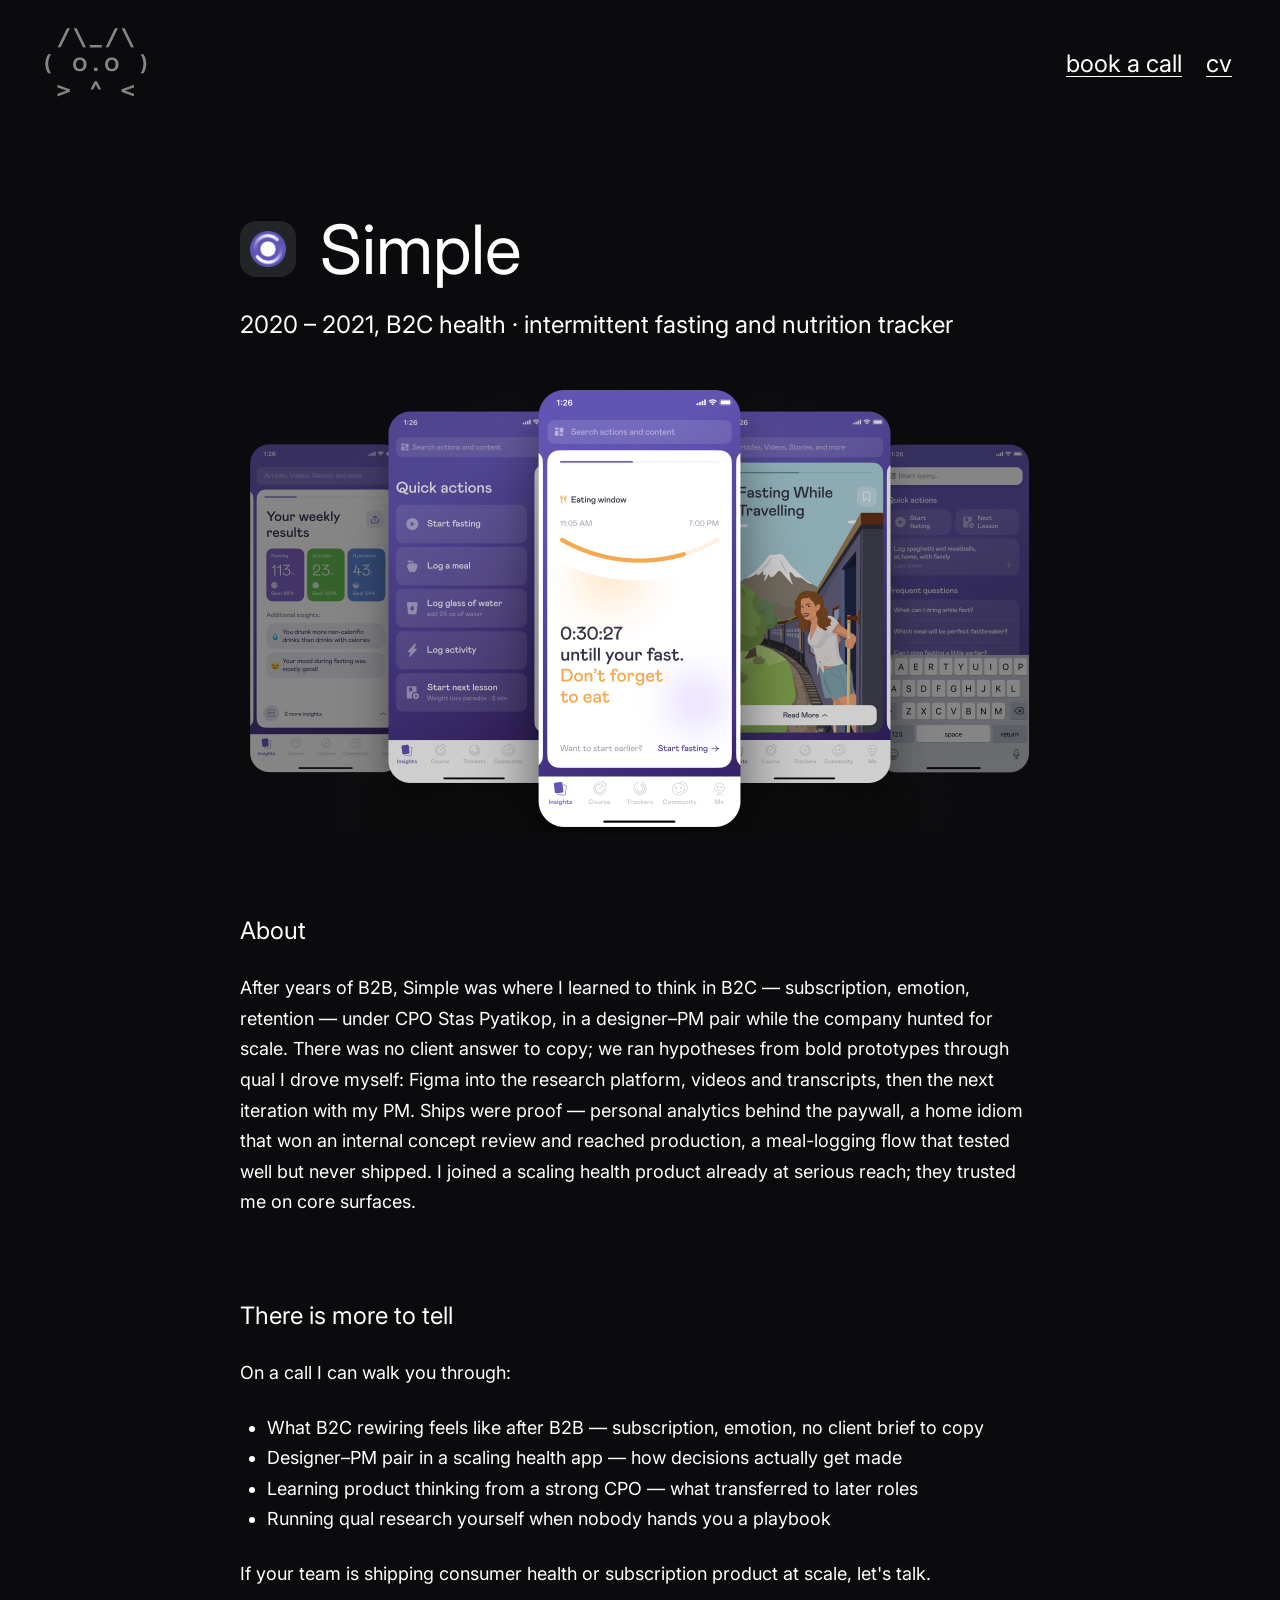
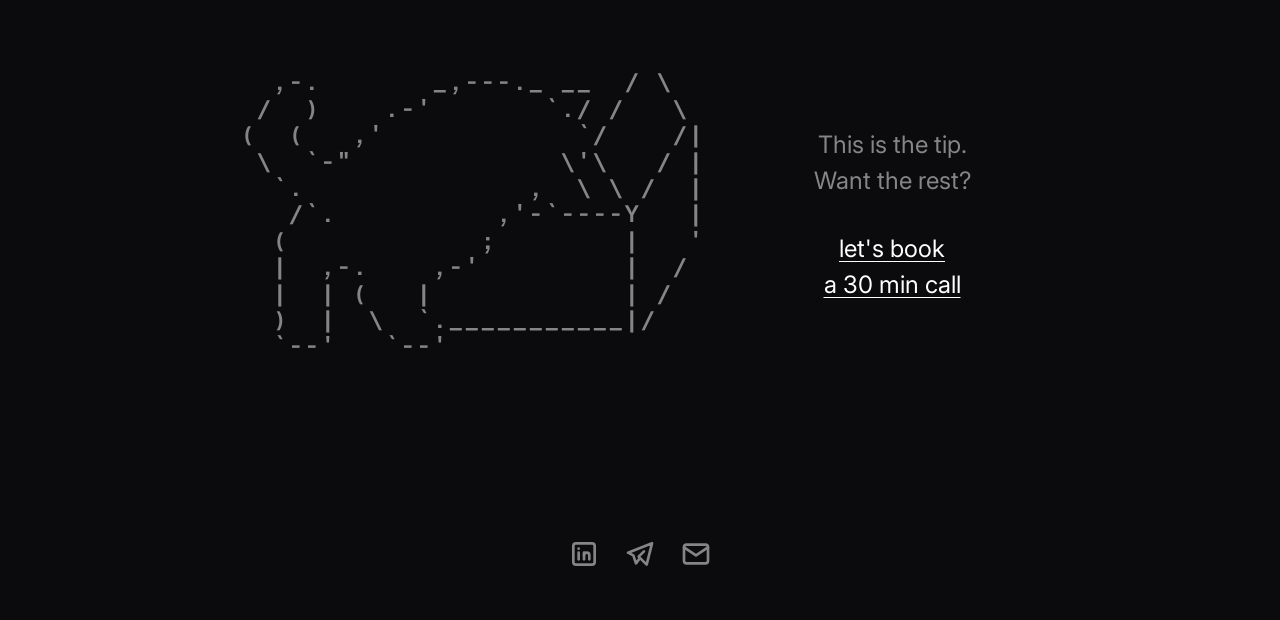
<file: simple.html>
<!DOCTYPE html>
<html lang="en">
<head>
  <meta charset="UTF-8" />
  <meta name="viewport" content="width=device-width, initial-scale=1.0" />
  <title>Simple — German Kotik</title>
  <meta name="description" content="2020 – 2021, B2C health · intermittent fasting and nutrition tracker" />
  <meta property="og:type" content="website" />
  <meta property="og:site_name" content="German Kotik" />
  <meta property="og:url" content="https://germankotik.com/simple.html" />
  <meta property="og:title" content="Simple — German Kotik" />
  <meta property="og:description" content="2020 – 2021, B2C health · intermittent fasting and nutrition tracker" />
  <meta property="og:image" content="https://germankotik.com/assets/simple-cover.png" />
  <meta name="twitter:card" content="summary_large_image" />
  <meta name="twitter:title" content="Simple — German Kotik" />
  <meta name="twitter:description" content="2020 – 2021, B2C health · intermittent fasting and nutrition tracker" />
  <meta name="twitter:image" content="https://germankotik.com/assets/simple-cover.png" />
  <link rel="icon" href="assets/favicon.svg" type="image/svg+xml" />
  <link rel="preconnect" href="https://fonts.googleapis.com" />
  <link rel="preconnect" href="https://fonts.gstatic.com" crossorigin />
  <link href="https://fonts.googleapis.com/css2?family=Inter:wght@400;500;600&family=Azeret+Mono:wght@500&display=swap" rel="stylesheet" />
  <link rel="stylesheet" href="styles.css" />
</head>
<body class="is-loading">
  <div class="loader" aria-live="polite" aria-busy="true">
    <div class="loader__spinner" aria-hidden="true"></div>
  </div>
  <div class="page">
    <header class="header shell">
      <a class="header__home" href="index.html" aria-label="Home"><div class="header__logo"> /\_/\
( <span class="ceye"><span class="ceye-on">o</span><span class="ceye-off">^</span></span>.<span class="ceye"><span class="ceye-on">o</span><span class="ceye-off">^</span></span> )
 &gt; <span class="cmouth"><span class="cmouth-on">^</span><span class="cmouth-off">v</span></span> &lt;</div></a>
      <nav class="header__nav">
        <a href="https://calendar.app.google/5XBZF4kABmV5fFpU9" target="_blank" rel="noopener noreferrer">book a call</a>
        <a href="https://docs.google.com/document/d/1rXkFqlwE1R_FuX-OUPUzALSHGevdBNgfqrFF4s8PbLs/edit?usp=sharing" target="_blank" rel="noopener noreferrer">cv</a>
      </nav>
    </header>

    <main class="content content--case">
      <section class="case-head">
        <div class="case-head__top">
          <div class="case-head__brand">
            <div class="logo-tile"><img src="assets/simple-logo.png" onerror="this.style.visibility='hidden'" alt="Simple" /></div>
            <h1 class="case-head__name">Simple</h1>
          </div>
          <p class="case-head__sub">2020 – 2021, B2C health · intermittent fasting and nutrition tracker</p>
        </div>
        <img class="case-head__hero" src="assets/simple-cover.png" alt="" />
      </section>

      <section class="prose">
        <h2>About</h2>
        <p>After years of B2B, Simple was where I learned to think in B2C — subscription, emotion, retention — under CPO Stas Pyatikop, in a designer–PM pair while the company hunted for scale. There was no client answer to copy; we ran hypotheses from bold prototypes through qual I drove myself: Figma into the research platform, videos and transcripts, then the next iteration with my PM. Ships were proof — personal analytics behind the paywall, a home idiom that won an internal concept review and reached production, a meal-logging flow that tested well but never shipped. I joined a scaling health product already at serious reach; they trusted me on core surfaces.</p>
      </section>

      <section class="prose">
        <h2>There is more to tell</h2>
        <p>On a call I can walk you through:</p>
        <ul>
          <li>What B2C rewiring feels like after B2B — subscription, emotion, no client brief to copy</li>
          <li>Designer–PM pair in a scaling health app — how decisions actually get made</li>
          <li>Learning product thinking from a strong CPO — what transferred to later roles</li>
          <li>Running qual research yourself when nobody hands you a playbook</li>
        </ul>
        <p>If your team is shipping consumer health or subscription product at scale, let's talk.</p>
      </section>

      <section class="cta">
        <pre class="ascii">  ,-.       _,---._ __  / \
 /  )    .-'       `./ /   \
(  (   ,'            `/    /|
 \  `-"             \'\   / |
  `.              ,  \ \ /  |
   /`.          ,'-`----Y   |
  (            ;        |   '
  |  ,-.    ,-'         |  /
  |  | (   |            | /
  )  |  \  `.___________|/
  `--'   `--'</pre>
        <div class="cta__card">
          <div class="cta__title">
            <p>This is the tip.</p>
            <p>Want the rest?</p>
          </div>
          <a class="cta__button" href="https://calendar.app.google/5XBZF4kABmV5fFpU9" target="_blank" rel="noopener noreferrer">
            <span class="cta__button-line">let's book</span>
            <span class="cta__button-line">a 30 min call</span>
          </a>
        </div>
      </section>
    </main>

    <footer class="footer shell">
      <div class="footer__icons">
        <a href="https://www.linkedin.com/in/germankotik/" target="_blank" rel="noopener noreferrer" aria-label="LinkedIn"><svg viewBox="0 0 24 24" fill="none" stroke="currentColor" stroke-width="2" stroke-linecap="round" stroke-linejoin="round"><rect x="4" y="4" width="16" height="16" rx="2"/><path d="M8 11v5"/><path d="M8 8v.01"/><path d="M12 16v-5"/><path d="M16 16v-3a2 2 0 0 0 -4 0"/></svg></a>
        <a href="https://t.me/germangatito" target="_blank" rel="noopener noreferrer" aria-label="Telegram"><svg viewBox="0 0 24 24" fill="none" stroke="currentColor" stroke-width="2" stroke-linecap="round" stroke-linejoin="round"><path d="M15 10l-4 4l6 6l4 -16l-18 7l4 2l2 6l3 -4"/></svg></a>
        <a href="mailto:hardrockcoffehouse@gmail.com" aria-label="Email"><svg viewBox="0 0 24 24" fill="none" stroke="currentColor" stroke-width="2" stroke-linecap="round" stroke-linejoin="round"><path d="M3 7a2 2 0 0 1 2 -2h14a2 2 0 0 1 2 2v10a2 2 0 0 1 -2 2h-14a2 2 0 0 1 -2 -2v-10z"/><path d="M3 7l9 6l9 -6"/></svg></a>
      </div>
    </footer>
  </div>
  <script>
    (function () {
      function hideLoader() {
        document.body.classList.remove('is-loading');
        const loader = document.querySelector('.loader');
        if (!loader) return;
        loader.classList.add('is-hidden');
        loader.setAttribute('aria-busy', 'false');
      }
      if (document.readyState === 'complete') hideLoader();
      else window.addEventListener('load', hideLoader, { once: true });
    })();
  </script>
</body>
</html>
</file>
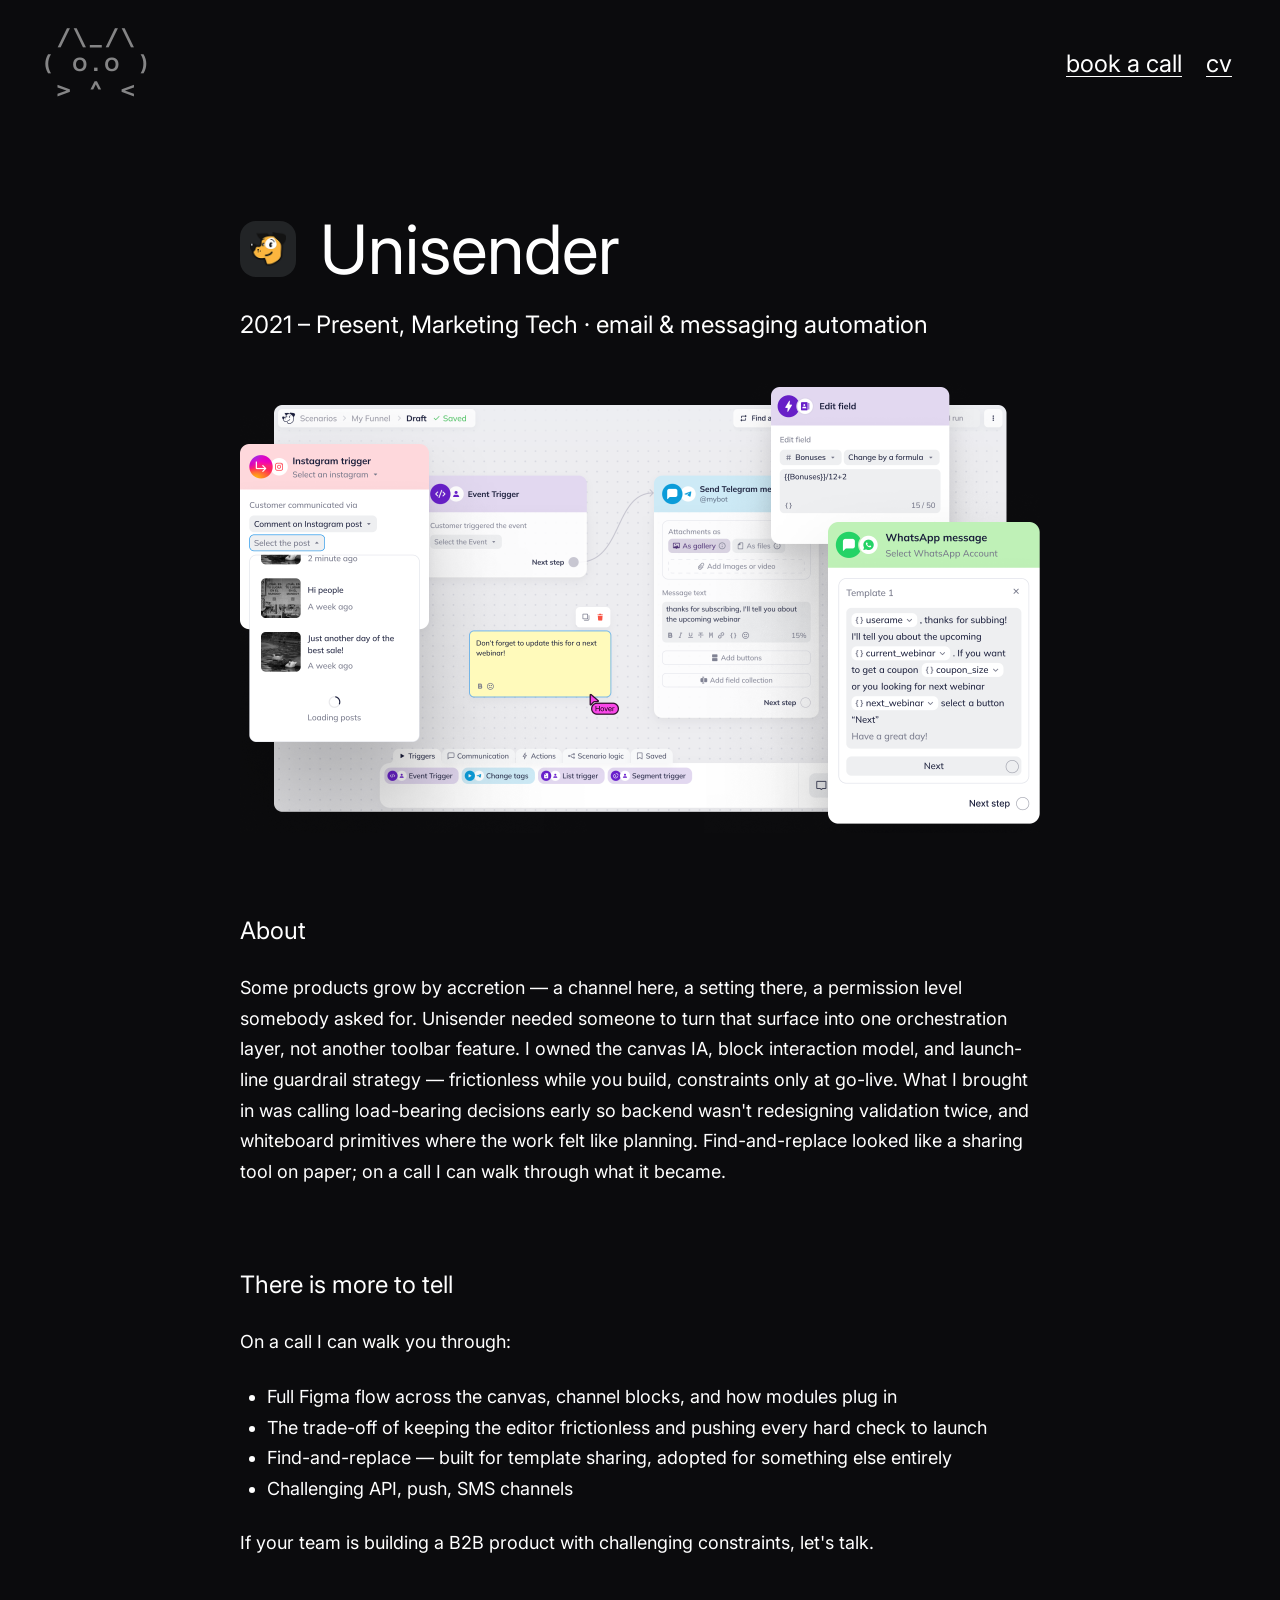
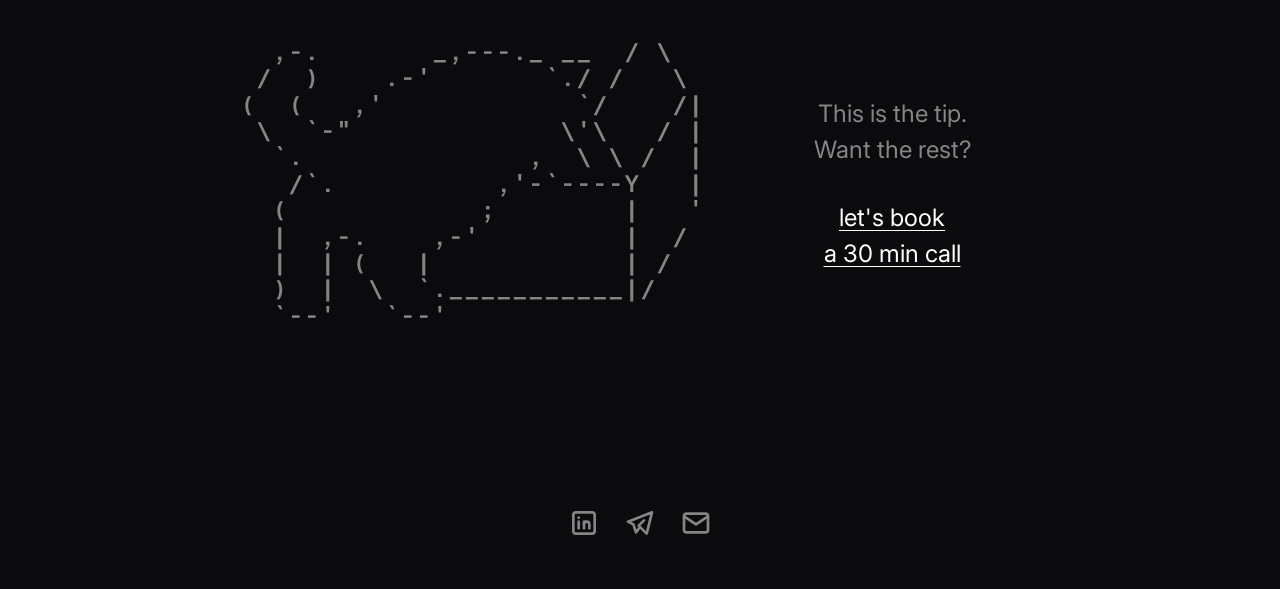
<file: unisender.html>
<!DOCTYPE html>
<html lang="en">
<head>
  <meta charset="UTF-8" />
  <meta name="viewport" content="width=device-width, initial-scale=1.0" />
  <title>Unisender — German Kotik</title>
  <meta name="description" content="2021 – Present, Marketing Tech · email &amp; messaging automation" />
  <meta property="og:type" content="website" />
  <meta property="og:site_name" content="German Kotik" />
  <meta property="og:url" content="https://germankotik.com/unisender.html" />
  <meta property="og:title" content="Unisender — German Kotik" />
  <meta property="og:description" content="2021 – Present, Marketing Tech · email &amp; messaging automation" />
  <meta property="og:image" content="https://germankotik.com/assets/unisender-cover.png" />
  <meta name="twitter:card" content="summary_large_image" />
  <meta name="twitter:title" content="Unisender — German Kotik" />
  <meta name="twitter:description" content="2021 – Present, Marketing Tech · email &amp; messaging automation" />
  <meta name="twitter:image" content="https://germankotik.com/assets/unisender-cover.png" />
  <link rel="icon" href="assets/favicon.svg" type="image/svg+xml" />
  <link rel="preconnect" href="https://fonts.googleapis.com" />
  <link rel="preconnect" href="https://fonts.gstatic.com" crossorigin />
  <link href="https://fonts.googleapis.com/css2?family=Inter:wght@400;500;600&family=Azeret+Mono:wght@500&display=swap" rel="stylesheet" />
  <link rel="stylesheet" href="styles.css" />
</head>
<body class="is-loading">
  <div class="loader" aria-live="polite" aria-busy="true">
    <div class="loader__spinner" aria-hidden="true"></div>
  </div>
  <div class="page">
    <header class="header shell">
      <a class="header__home" href="index.html" aria-label="Home"><div class="header__logo"> /\_/\
( <span class="ceye"><span class="ceye-on">o</span><span class="ceye-off">^</span></span>.<span class="ceye"><span class="ceye-on">o</span><span class="ceye-off">^</span></span> )
 &gt; <span class="cmouth"><span class="cmouth-on">^</span><span class="cmouth-off">v</span></span> &lt;</div></a>
      <nav class="header__nav">
        <a href="https://calendar.app.google/5XBZF4kABmV5fFpU9" target="_blank" rel="noopener noreferrer">book a call</a>
        <a href="https://docs.google.com/document/d/1rXkFqlwE1R_FuX-OUPUzALSHGevdBNgfqrFF4s8PbLs/edit?usp=sharing" target="_blank" rel="noopener noreferrer">cv</a>
      </nav>
    </header>

    <main class="content content--case">
      <section class="case-head">
        <div class="case-head__top">
          <div class="case-head__brand">
            <div class="logo-tile"><img src="assets/unisender-logo.png" onerror="this.style.visibility='hidden'" alt="Unisender" /></div>
            <h1 class="case-head__name">Unisender</h1>
          </div>
          <p class="case-head__sub">2021 – Present, Marketing Tech · email &amp; messaging automation</p>
        </div>
        <img class="case-head__hero" src="assets/unisender-cover.png" alt="" />
      </section>

      <section class="prose">
        <h2>About</h2>
        <p>Some products grow by accretion — a channel here, a setting there, a permission level somebody asked for. Unisender needed someone to turn that surface into one orchestration layer, not another toolbar feature. I owned the canvas IA, block interaction model, and launch-line guardrail strategy — frictionless while you build, constraints only at go-live. What I brought in was calling load-bearing decisions early so backend wasn't redesigning validation twice, and whiteboard primitives where the work felt like planning. Find-and-replace looked like a sharing tool on paper; on a call I can walk through what it became.</p>
      </section>

      <section class="prose">
        <h2>There is more to tell</h2>
        <p>On a call I can walk you through:</p>
        <ul>
          <li>Full Figma flow across the canvas, channel blocks, and how modules plug in</li>
          <li>The trade-off of keeping the editor frictionless and pushing every hard check to launch</li>
          <li>Find-and-replace — built for template sharing, adopted for something else entirely</li>
          <li>Challenging API, push, SMS channels</li>
        </ul>
        <p>If your team is building a B2B product with challenging constraints, let's talk.</p>
      </section>

      <section class="cta">
        <pre class="ascii">  ,-.       _,---._ __  / \
 /  )    .-'       `./ /   \
(  (   ,'            `/    /|
 \  `-"             \'\   / |
  `.              ,  \ \ /  |
   /`.          ,'-`----Y   |
  (            ;        |   '
  |  ,-.    ,-'         |  /
  |  | (   |            | /
  )  |  \  `.___________|/
  `--'   `--'</pre>
        <div class="cta__card">
          <div class="cta__title">
            <p>This is the tip.</p>
            <p>Want the rest?</p>
          </div>
          <a class="cta__button" href="https://calendar.app.google/5XBZF4kABmV5fFpU9" target="_blank" rel="noopener noreferrer">
            <span class="cta__button-line">let's book</span>
            <span class="cta__button-line">a 30 min call</span>
          </a>
        </div>
      </section>
    </main>

    <footer class="footer shell">
      <div class="footer__icons">
        <a href="https://www.linkedin.com/in/germankotik/" target="_blank" rel="noopener noreferrer" aria-label="LinkedIn"><svg viewBox="0 0 24 24" fill="none" stroke="currentColor" stroke-width="2" stroke-linecap="round" stroke-linejoin="round"><rect x="4" y="4" width="16" height="16" rx="2"/><path d="M8 11v5"/><path d="M8 8v.01"/><path d="M12 16v-5"/><path d="M16 16v-3a2 2 0 0 0 -4 0"/></svg></a>
        <a href="https://t.me/germangatito" target="_blank" rel="noopener noreferrer" aria-label="Telegram"><svg viewBox="0 0 24 24" fill="none" stroke="currentColor" stroke-width="2" stroke-linecap="round" stroke-linejoin="round"><path d="M15 10l-4 4l6 6l4 -16l-18 7l4 2l2 6l3 -4"/></svg></a>
        <a href="mailto:hardrockcoffehouse@gmail.com" aria-label="Email"><svg viewBox="0 0 24 24" fill="none" stroke="currentColor" stroke-width="2" stroke-linecap="round" stroke-linejoin="round"><path d="M3 7a2 2 0 0 1 2 -2h14a2 2 0 0 1 2 2v10a2 2 0 0 1 -2 2h-14a2 2 0 0 1 -2 -2v-10z"/><path d="M3 7l9 6l9 -6"/></svg></a>
      </div>
    </footer>
  </div>
  <script>
    (function () {
      function hideLoader() {
        document.body.classList.remove('is-loading');
        const loader = document.querySelector('.loader');
        if (!loader) return;
        loader.classList.add('is-hidden');
        loader.setAttribute('aria-busy', 'false');
      }
      if (document.readyState === 'complete') hideLoader();
      else window.addEventListener('load', hideLoader, { once: true });
    })();
  </script>
</body>
</html>
</file>
<file: styles.css>
:root {
  --bg: #0b0b0d;
  --fg: #ffffff;
  --fg-muted: rgba(255, 255, 255, 0.5);
  --border: rgba(255, 255, 255, 0.1);
  --logo-bg: rgba(231, 254, 255, 0.1);
  --content-max: 800px;
  --content-min: 600px;
  --page-px: 40px;
  --wave-underline: url("data:image/svg+xml,%3Csvg xmlns='http://www.w3.org/2000/svg' viewBox='0 0 12 6' preserveAspectRatio='none'%3E%3Cpath d='M0 3 Q 3 0.5 6 3 T 12 3' stroke='white' fill='none' stroke-width='1' stroke-linecap='round'/%3E%3C/svg%3E");
}

* { box-sizing: border-box; }
html, body { margin: 0; padding: 0; }
p { margin: 0; }
button { font: inherit; }

body {
  background: var(--bg);
  color: var(--fg);
  font-family: 'Inter', -apple-system, BlinkMacSystemFont, system-ui, sans-serif;
  font-size: 18px;
  line-height: 1.5;
  -webkit-font-smoothing: antialiased;
  min-height: 100vh;
}
body.is-loading { overflow: hidden; }

.loader {
  position: fixed;
  inset: 0;
  z-index: 9999;
  display: flex;
  align-items: center;
  justify-content: center;
  background: var(--bg);
  opacity: 1;
  visibility: visible;
  transition: opacity 280ms ease, visibility 280ms ease;
}
.loader.is-hidden {
  opacity: 0;
  visibility: hidden;
  pointer-events: none;
}
.loader__spinner {
  width: 28px;
  height: 28px;
  border: 1.5px solid rgba(255, 255, 255, 0.12);
  border-top-color: rgba(255, 255, 255, 0.55);
  border-radius: 50%;
  animation: loaderSpin 0.75s linear infinite;
}
@keyframes loaderSpin {
  to { transform: rotate(360deg); }
}

a {
  color: inherit;
  text-decoration: underline;
  text-decoration-thickness: 1px;
  text-underline-offset: 4px;
}
a.muted { color: var(--fg-muted); }
a.work__item { text-decoration: none; color: inherit; }

/* Animated wavy underline on hover for primary links */
a:not(.work__item):not(.header__home):not(.footer__icons a):not(.cta__button):hover {
  text-decoration-color: transparent;
  background-image: var(--wave-underline);
  background-repeat: repeat-x;
  background-size: 12px 6px;
  background-position: 0 100%;
  animation: waveSlide 900ms linear infinite;
}
@keyframes waveSlide {
  from { background-position-x: 0; }
  to   { background-position-x: 12px; }
}

/* Dashed peek links — marching ants on hover + cursor popup via JS */
.link-peek {
  appearance: none;
  border: none;
  padding: 0;
  font: inherit;
  color: inherit;
  cursor: default;
  text-decoration: none;
  background-color: transparent;
  background-image: repeating-linear-gradient(
    to right,
    currentColor 0,
    currentColor 4px,
    transparent 4px,
    transparent 8px
  );
  background-size: 8px 1px;
  background-repeat: repeat-x;
  background-position: 0 calc(1em + 6px);
}

@media (hover: hover) {
  .link-peek:hover {
    animation: dashMarch 0.35s linear infinite;
  }
}

.link-peek.is-active {
  animation: dashMarch 0.35s linear infinite;
}

@keyframes dashMarch {
  from { background-position-x: 0; }
  to   { background-position-x: -8px; }
}

.peek-popup {
  position: fixed;
  left: 0;
  top: 0;
  z-index: 1000;
  pointer-events: none;
  opacity: 0;
  transition: opacity 120ms ease;
  transform: translate(-50%, calc(-100% - 14px));
  will-change: transform, left, top;
}

.peek-popup.is-visible {
  opacity: 1;
}

.peek-popup img {
  display: block;
  width: 286px;
  max-width: none;
  height: auto;
  border-radius: 12px;
  box-shadow: 0 12px 40px rgba(0, 0, 0, 0.55);
}
ul { margin: 0; padding-left: 27px; }
img { display: block; max-width: 100%; }

.page {
  display: flex;
  flex-direction: column;
  align-items: center;
  padding: 0 var(--page-px);
  gap: 8px;
}

.shell {
  width: 100%;
  max-width: 1388px;
}

.header {
  display: flex;
  align-items: center;
  justify-content: space-between;
  width: 100%;
  padding: 24px 0;
}
.footer {
  display: flex;
  align-items: center;
  justify-content: center;
  width: 100%;
  padding: 24px 0;
  height: 132px;
}

.header__logo {
  font-family: 'Azeret Mono', ui-monospace, SFMono-Regular, Menlo, monospace;
  font-weight: 500;
  font-size: 24px;
  color: var(--fg-muted);
  white-space: pre;
  line-height: 1.1;
}

.header__nav {
  display: flex;
  gap: 24px;
  font-size: 24px;
}
.header__nav a:last-child {
  margin-right: 8px;
}

.footer__icons { display: flex; gap: 24px; align-items: center; }
.footer__icons a { color: #858586; display: inline-flex; transition: color 180ms ease; }
.footer__icons a:hover { color: #fff; }
.footer__icons svg { width: 32px; height: 32px; }

.content {
  display: flex;
  flex-direction: column;
  align-items: center;
  width: 100%;
  max-width: var(--content-max);
  min-width: var(--content-min);
  gap: 80px;
}

.content--case { align-items: flex-start; }

.hero {
  width: 100%;
  padding: 80px 0;
  display: flex;
  flex-direction: column;
  gap: 24px;
}

.hero__name {
  font-size: 68px;
  line-height: 1;
  margin: 0;
  font-weight: 400;
}

.hero__sub {
  font-size: 24px;
  line-height: 1.5;
  color: var(--fg-muted);
}
.hero__sub p { margin: 0; }
.hero__sub .accent { color: var(--fg); }

.section-title {
  font-size: 24px;
  font-weight: 400;
  margin: 0;
  width: 100%;
}

.work {
  width: 100%;
  display: flex;
  flex-direction: column;
  gap: 24px;
}

.work__list { width: 100%; display: flex; flex-direction: column; }

.work__item {
  display: flex;
  gap: 40px;
  align-items: flex-start;
  padding: 48px 0;
  border-bottom: 1px solid var(--border);
}
.work__item:last-child { border-bottom: none; }

.work__brand {
  display: flex;
  gap: 24px;
  align-items: center;
  flex: 0 0 212px;
  width: 212px;
}

.logo-tile {
  background: var(--logo-bg);
  border-radius: 16px;
  width: 56px;
  height: 56px;
  display: flex;
  align-items: center;
  justify-content: center;
  flex-shrink: 0;
  overflow: hidden;
}
.logo-tile img { width: 36px; height: 36px; object-fit: contain; }

.work__meta {
  display: flex;
  flex-direction: column;
  gap: 4px;
  justify-content: center;
}
.work__meta strong { font-weight: 600; font-size: 18px; }
.work__meta span { color: var(--fg-muted); font-size: 18px; }

.work__desc {
  flex: 1;
  color: var(--fg-muted);
  font-size: 18px;
  line-height: 1.5;
}

.work__arrow {
  flex-shrink: 0;
  color: var(--fg);
  position: relative;
  width: 32px;
  height: 32px;
  align-self: center;
  opacity: 0.5;
  transition: opacity 180ms ease;
}
.work__item:hover .work__arrow { opacity: 1; }
.work__arrow svg {
  position: absolute;
  inset: 0;
  width: 32px;
  height: 32px;
}
.arrow--outline { opacity: 1; transition: opacity 200ms ease; }
.work__item:hover .arrow--outline { opacity: 0; }

.arrow__cycle {
  position: absolute;
  inset: 0;
  opacity: 0;
  transition: opacity 200ms ease;
}
.work__item:hover .arrow__cycle { opacity: 1; }

/* Frames cycle continuously — wrapper opacity gates visibility, so no jumps on hover-out */
.arrow__cycle svg {
  animation-iteration-count: infinite;
  animation-timing-function: steps(1);
  animation-duration: 900ms;
}
.arrow--filled      { animation-name: arrowFrame1; }
.arrow--line-filled { animation-name: arrowFrame2; }
.arrow--lines-filled{ animation-name: arrowFrame3; }

@keyframes arrowFrame1 { 0%, 33%  { opacity: 1; } 33.01%, 100% { opacity: 0; } }
@keyframes arrowFrame2 { 0%, 33%  { opacity: 0; } 33.01%, 66% { opacity: 1; } 66.01%, 100% { opacity: 0; } }
@keyframes arrowFrame3 { 0%, 66%  { opacity: 0; } 66.01%, 100% { opacity: 1; } }

.header__home { text-decoration: none; color: inherit; display: inline-block; }
.header__home .header__logo { transition: color 180ms ease; }
.header__home:hover .header__logo { color: var(--fg); }

.ceye, .cmouth { position: relative; display: inline-block; }
.ceye-off, .cmouth-off { position: absolute; left: 0; top: 0; opacity: 0; }

.header__home:hover .ceye-on,
.header__home:hover .cmouth-on  { opacity: 0; }
.header__home:hover .ceye-off,
.header__home:hover .cmouth-off { opacity: 1; }

/* Big ASCII cat — blink on Reroll hover, squint > < on Reroll click */
.bcat-eye { position: relative; display: inline-block; }
.bcat-eye-blink,
.bcat-eye-off { position: absolute; left: 0; top: 0; opacity: 0; }

/* Hover: double blink O ↔ -  (:where() drops specificity so .is-rolling can win) */
.fact:where(:has(.reroll:hover)) .bcat-eye-on    { animation: doubleBlinkOn  1200ms ease; }
.fact:where(:has(.reroll:hover)) .bcat-eye-blink { animation: doubleBlinkOff 1200ms ease; }

/* Click: squint > <  (overrides hover blink while .is-rolling, even mid-hover) */
.fact.is-rolling .bcat-eye-on,
.fact.is-rolling .bcat-eye-blink { opacity: 0; animation: none; }
.fact.is-rolling .bcat-eye-off   { opacity: 1; }

@keyframes doubleBlinkOn {
  0%, 8%        { opacity: 0; }
  8.01%, 28%    { opacity: 1; }
  28.01%, 36%   { opacity: 0; }
  36.01%, 100%  { opacity: 1; }
}
@keyframes doubleBlinkOff {
  0%, 8%        { opacity: 1; }
  8.01%, 28%    { opacity: 0; }
  28.01%, 36%   { opacity: 1; }
  36.01%, 100%  { opacity: 0; }
}

.fact {
  display: flex;
  gap: 72px;
  align-items: flex-start;
  padding-bottom: 120px;
  width: 100%;
}

.ascii {
  font-family: 'Azeret Mono', ui-monospace, SFMono-Regular, Menlo, monospace;
  font-weight: 500;
  font-size: 24px;
  color: var(--fg-muted);
  white-space: pre;
  line-height: 1.1;
  flex-shrink: 0;
  margin: 0;
}

.fact__body {
  display: flex;
  flex-direction: column;
  gap: 32px;
  padding: 24px 0;
  flex: 1;
}
.fact__title { font-size: 24px; color: var(--fg-muted); }
.fact__text {
  font-size: 24px;
  line-height: 1.5;
  min-height: calc(3 * 1.5em);
  margin: 0;
}
.reroll {
  display: inline-flex;
  align-items: center;
  gap: 8px;
  background: none;
  border: none;
  color: var(--fg-muted);
  font: inherit;
  font-size: 24px;
  cursor: pointer;
  padding: 0;
  transition: color 180ms ease;
}
.reroll:hover { color: var(--fg); }
.reroll svg { width: 32px; height: 32px; transform-origin: center; }
.reroll:hover svg     { animation: spinSlow 2.5s linear infinite; }
.reroll.is-spinning svg,
.reroll.is-spinning:hover svg {
  animation: spinFast 800ms cubic-bezier(0.2, 0.6, 0.2, 1);
}

@keyframes spinSlow { to { transform: rotate(360deg); } }
@keyframes spinFast { from { transform: rotate(0); } to { transform: rotate(720deg); } }

/* ── Case page ── */
.case-head {
  width: 100%;
  display: flex;
  flex-direction: column;
  gap: 40px;
  padding-top: 80px;
}
.case-head__top {
  display: flex;
  flex-direction: column;
  gap: 24px;
}
.case-head__brand {
  display: flex;
  align-items: center;
  gap: 24px;
}
.case-head__brand .logo-tile { width: 56px; height: 56px; }
.case-head__name { font-size: 68px; margin: 0; line-height: 1; font-weight: 400; }
.case-head__sub { font-size: 24px; margin: 0; font-weight: 400; }
.case-head__hero {
  width: 100%;
  aspect-ratio: 16 / 9;
  object-fit: cover;
  display: block;
  background: #fff;
}

.prose { width: 100%; display: flex; flex-direction: column; gap: 24px; }
.prose h2 { font-size: 24px; font-weight: 400; margin: 0; }
.prose p, .prose ul { font-size: 18px; line-height: 1.7; margin: 0; font-weight: 400; }

.cta {
  display: flex;
  gap: 40px;
  align-items: stretch;
  padding-bottom: 120px;
  width: 100%;
}
.cta__card {
  flex: 1 0 0;
  min-width: 0;
  display: flex;
  flex-direction: column;
  align-items: center;
  justify-content: center;
  gap: 32px;
  padding: 24px;
  text-align: center;
  font-size: 24px;
  line-height: 1.5;
  align-self: stretch;
}
.cta__title {
  color: var(--fg-muted);
  margin: 0;
  display: flex;
  flex-direction: column;
  align-items: center;
}
.cta__title p { margin: 0; }
.cta__button {
  display: flex;
  flex-direction: column;
  align-items: center;
  color: var(--fg);
  text-decoration: none;
}
.cta__button-line {
  display: block;
  width: fit-content;
  text-decoration: underline;
  text-decoration-thickness: 1px;
  text-underline-offset: 4px;
}
@media (hover: hover) {
  .cta__button:hover .cta__button-line {
    text-decoration-color: transparent;
    background-image: var(--wave-underline);
    background-repeat: repeat-x;
    background-size: 12px 6px;
    background-position: 0 100%;
    animation: waveSlide 900ms linear infinite;
  }
}

/* ────── Mobile ────── */
@media (max-width: 880px) {
  body { font-size: 16px; }

  .header {
    flex-direction: column;
    align-items: flex-start;
    justify-content: center;
    gap: 24px;
    padding: 24px 0;
    height: auto;
  }
  .footer {
    flex-direction: column;
    align-items: flex-start;
    justify-content: center;
    gap: 32px;
    padding: 32px 0 48px;
    height: auto;
  }

  .header__logo  { font-size: 20px; }
  .header__nav   { font-size: 20px; gap: 24px; flex-shrink: 0; }
  .header__nav a:last-child { margin-right: 0; }

  .content { min-width: 0; gap: 48px; align-items: stretch; }

  /* Hero */
  .hero            { padding: 48px 0 0; gap: 24px; }
  .hero__name      { font-size: 52px; }
  .hero__sub       { font-size: 20px; }

  .section-title   { font-size: 20px; }

  /* Work list */
  .work { gap: 0; }
  .work__item {
    display: grid;
    grid-template-columns: 1fr auto;
    grid-template-rows: auto auto;
    align-items: center;
    gap: 16px 24px;
    padding: 32px 0;
  }
  .work__brand {
    grid-column: 1;
    grid-row: 1;
    flex: none;
    width: auto;
    min-width: 0;
    gap: 16px;
  }
  .work__meta strong,
  .work__meta span { font-size: 16px; }
  .work__desc {
    grid-column: 1 / -1;
    grid-row: 2;
    font-size: 16px;
  }
  .work__arrow {
    grid-column: 2;
    grid-row: 1;
    align-self: center;
  }

  /* Random fact / CTA — column-reverse: body/card on top, ASCII below, 48 gap */
  .fact, .cta {
    flex-direction: column-reverse;
    gap: 48px;
    padding-bottom: 80px;
    width: 100%;
    align-self: stretch;
    align-items: flex-start;
  }
  .fact { gap: 72px; }
  .ascii { font-size: 14px; line-height: 1.2; padding: 0; }
  .fact__body  { padding: 0; gap: 32px; }
  .fact__title { font-size: 20px; }
  .fact__text  { font-size: 20px; min-height: calc(3 * 1.5em); }
  .reroll      { font-size: 20px; }

  .cta__card { font-size: 20px; padding: 24px 0; gap: 8px; }

  .content--case .cta__card {
    align-items: flex-start;
    text-align: left;
    width: 100%;
  }
  .content--case .cta__title {
    align-items: flex-start;
    width: 100%;
  }
  .content--case .cta__button {
    align-items: flex-start;
    flex-direction: row;
    flex-wrap: nowrap;
    white-space: nowrap;
  }
  .content--case .cta__button-line {
    display: inline;
    width: auto;
  }
  .content--case .cta__button-line:first-child::after {
    content: ' ';
  }

  /* Case head */
  .case-head        { padding-top: 40px; gap: 32px; }
  .case-head__brand { flex-direction: column; align-items: flex-start; gap: 24px; }
  .case-head__name  { font-size: 48px; }
  .case-head__sub   { font-size: 20px; }

  .prose            { gap: 24px; }
  .prose h2         { font-size: 20px; }
  .prose p,
  .prose ul         { font-size: 16px; }

  /* Footer */
  .footer__icons  { gap: 24px; }

  .peek-popup img { width: 220px; }
}
</file>
